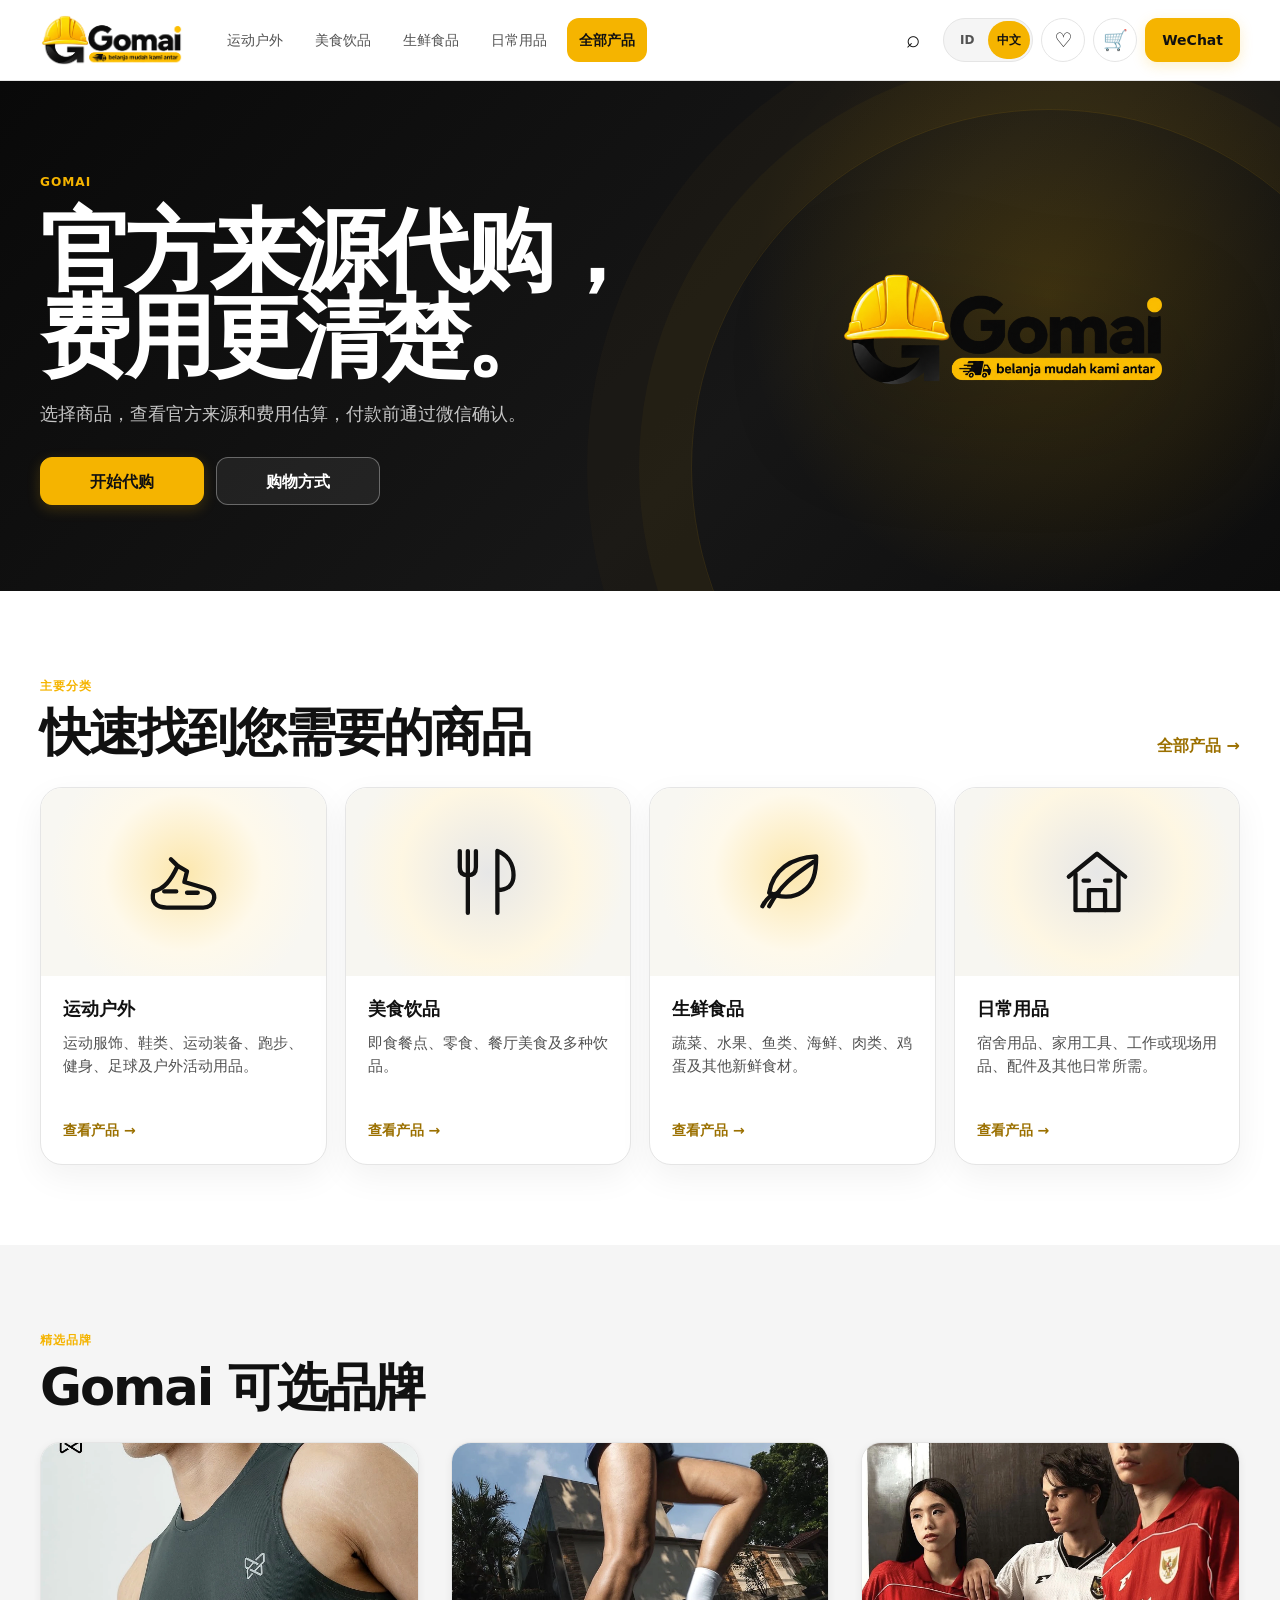
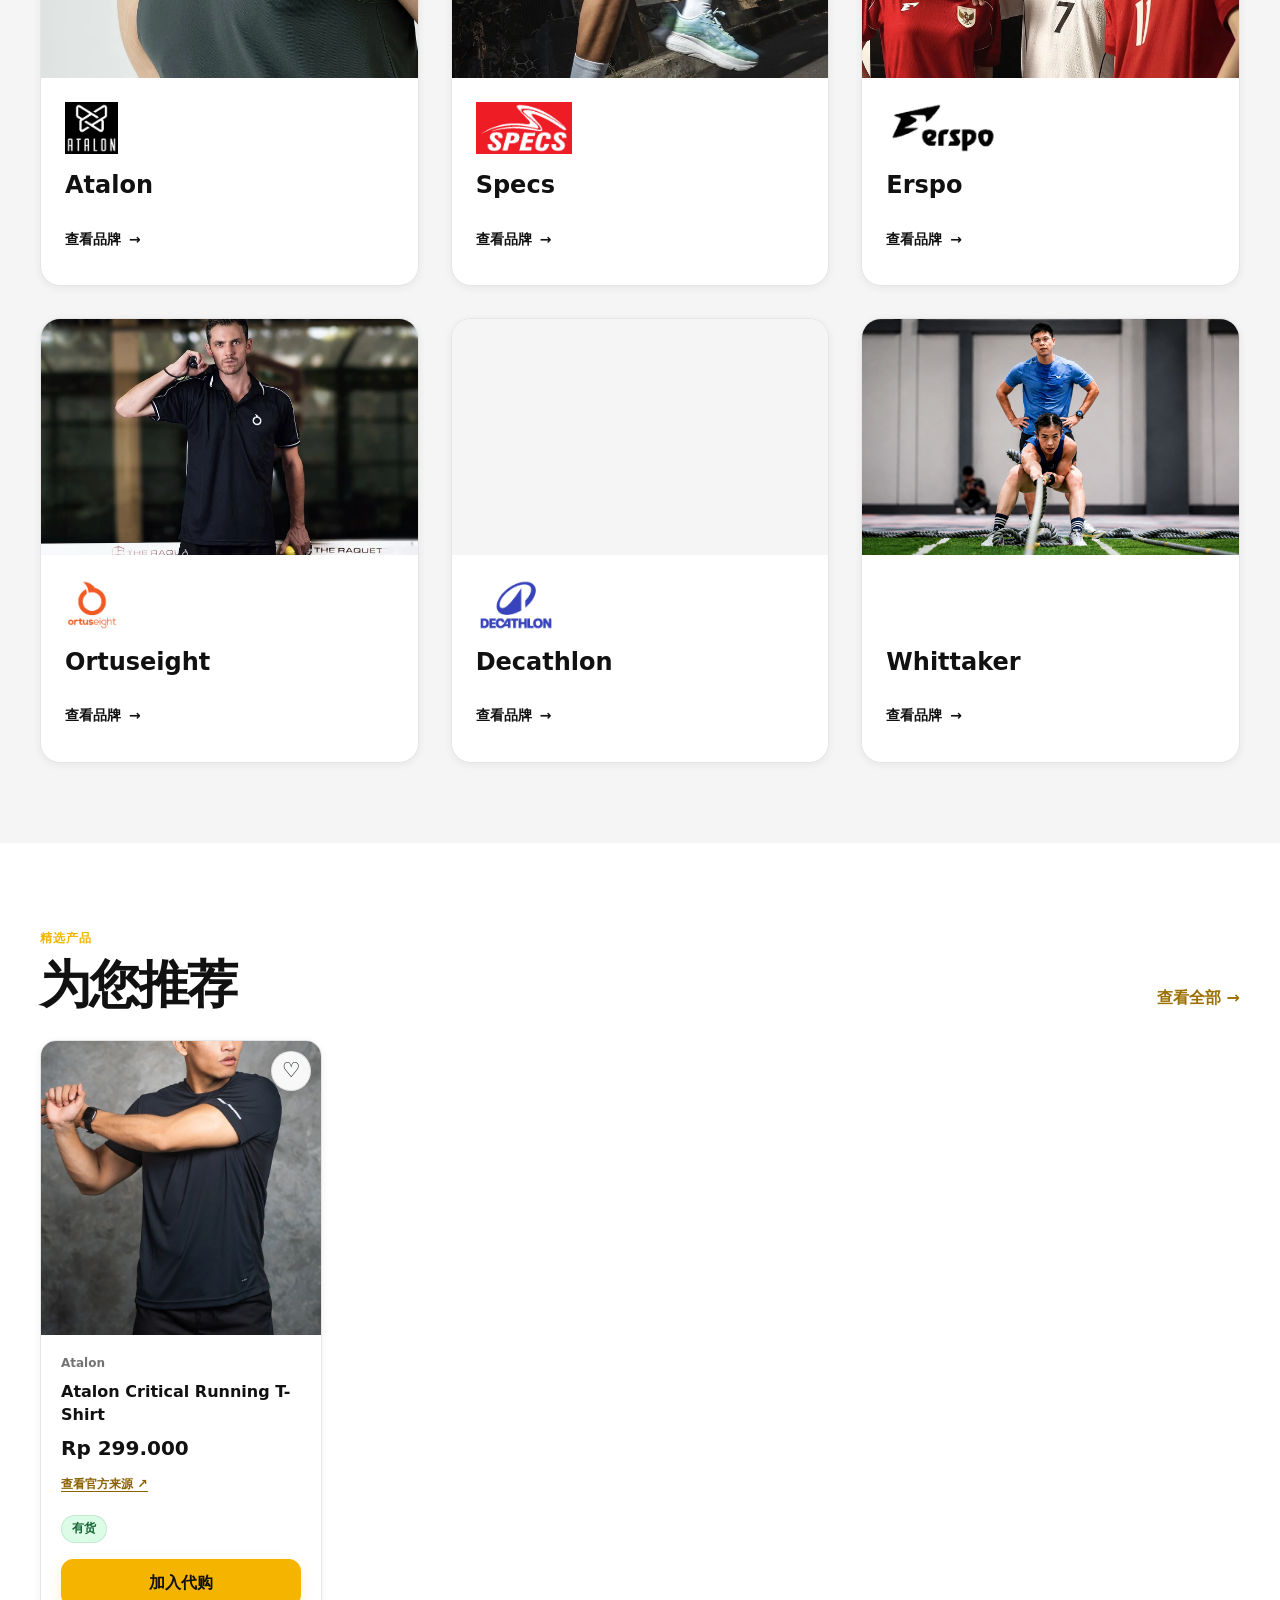
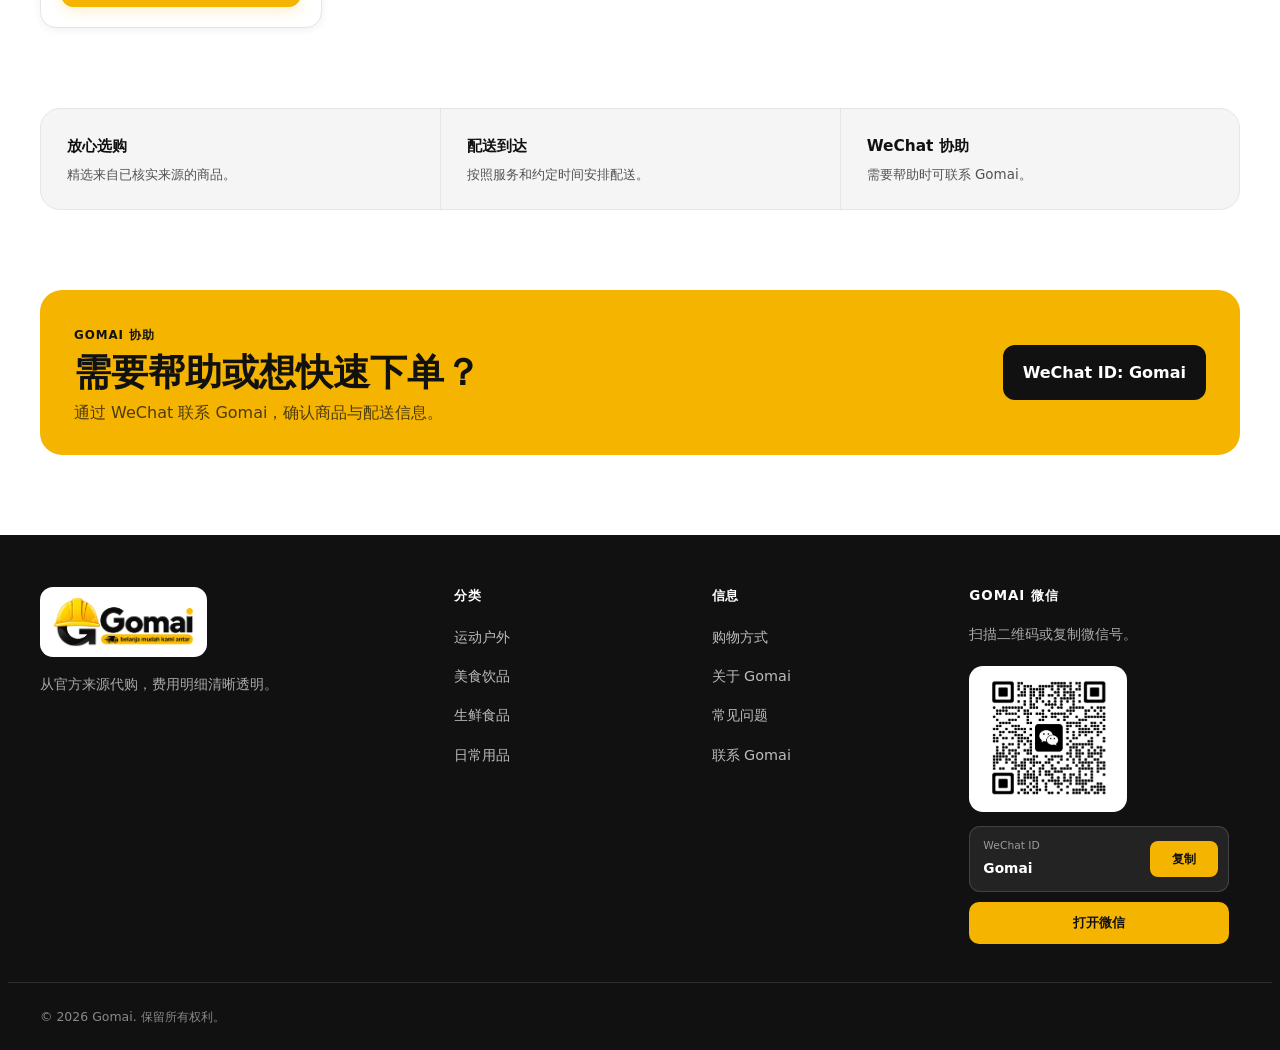
<file: index.html>
<!DOCTYPE html>
<html lang="id">

<head>
    <meta charset="UTF-8">

    <meta
        name="viewport"
        content="width=device-width, initial-scale=1.0"
    >

    <title>Gomai — Jasa Titip dari Sumber Resmi</title>

    <meta
        id="page-description"
        name="description"
        content="Titip beli melalui Gomai dengan sumber resmi dan estimasi biaya yang transparan."
    >

    <link rel="stylesheet" href="css/styles.css">
    <link rel="stylesheet" href="css/home.css">
</head>

<body data-page="home">

    <header id="site-header"></header>

    <main>

        <!-- GENERAL GOMAI HERO -->
        <section class="home-main-hero">

            <div class="container home-main-hero-inner">

                <div class="home-main-hero-copy">

                    <span
                        class="home-main-hero-eyebrow"
                        data-lang="homepage.hero.eyebrow"
                    >
                        Gomai
                    </span>

                    <h1 data-lang="homepage.hero.title">
                        Titip beli lebih jelas, dari sumber resmi.
                    </h1>

                    <p data-lang="homepage.hero.description">
                        Pilih produk, cek sumber resmi dan estimasi biaya,
                        lalu konsultasikan melalui WeChat sebelum pembayaran.
                    </p>

                    <div class="home-main-hero-actions">

                        <a
                            href="#categories"
                            class="btn btn-primary"
                            data-lang="homepage.hero.shopNow"
                        >
                            Mulai Titip Beli
                        </a>

                        <a
                            href="pages/how-to-buy.html"
                            class="btn btn-hero-outline"
                            data-route="howToBuy"
                            data-lang="homepage.hero.howToBuy"
                        >
                            Cara Membeli
                        </a>

                    </div>

                </div>

                <div
                    class="home-main-hero-brandmark"
                    aria-hidden="true"
                >
                    <img
                        src="assets/gomai/logo-master.png"
                        alt=""
                        decoding="async"
                    >
                </div>

            </div>

        </section>


        <!-- 4 MAIN CATEGORIES -->
        <section
            class="section home-category-section"
            id="categories"
        >

            <div class="container">

                <div class="home-section-heading">

                    <div>

                        <span
                            class="home-section-overline"
                            data-lang="homepage.categories.overline"
                        >
                            Kategori Utama
                        </span>

                        <h2 data-lang="homepage.categories.title">
                            Temukan yang Anda Butuhkan
                        </h2>

                    </div>

                    <a
                        href="pages/products.html"
                        data-route="products"
                        data-lang="homepage.categories.allProducts"
                    >
                        Semua Produk →
                    </a>

                </div>

                <div
                    id="home-category-grid"
                    class="home-category-grid"
                    aria-live="polite"
                    aria-busy="true"
                >
                    <div class="empty-state">
                        <p data-lang="homepage.categories.loading">
                            Memuat kategori...
                        </p>
                    </div>
                </div>

            </div>

        </section>


        <!-- SELECTED BRANDS -->
        <section
            class="section home-brand-section"
            id="brands"
        >

            <div class="container">

                <div class="home-section-heading">

                    <div>

                        <span
                            class="home-section-overline"
                            data-lang="homepage.brands.overline"
                        >
                            Brand Pilihan
                        </span>

                        <h2 data-lang="homepage.brands.title">
                            Brand yang Tersedia di Gomai
                        </h2>

                    </div>

                </div>

                <div
                    id="brand-grid"
                    class="brand-grid home-brand-grid"
                    aria-live="polite"
                    aria-busy="true"
                >
                    <div class="empty-state">
                        <p data-lang="brands.loading">
                            Memuat brand...
                        </p>
                    </div>
                </div>

            </div>

        </section>


        <!-- FEATURED PRODUCTS -->
        <section
            class="section home-featured-products"
            id="featured-products"
        >

            <div class="container">

                <div class="home-section-heading">

                    <div>

                        <span
                            class="home-section-overline"
                            data-lang="homepage.products.overline"
                        >
                            Produk Pilihan
                        </span>

                        <h2 data-lang="homepage.products.title">
                            Pilihan untuk Anda
                        </h2>

                    </div>

                    <a
                        href="pages/products.html"
                        data-route="products"
                        data-lang="homepage.products.viewAll"
                    >
                        Lihat Semua →
                    </a>

                </div>

                <div
                    id="home-product-grid"
                    class="product-grid products-grid home-product-grid"
                    aria-live="polite"
                    aria-busy="true"
                >
                    <div class="empty-state">
                        <p data-lang="homepage.products.loading">
                            Memuat produk...
                        </p>
                    </div>
                </div>

            </div>

        </section>


        <!-- COMPACT TRUST STRIP -->
        <section class="section home-trust-section">

            <div class="container">

                <div class="home-trust-strip">

                    <article>
                        <strong data-lang="homepage.trust.trusted.title">
                            Produk Terpercaya
                        </strong>
                        <span data-lang="homepage.trust.trusted.description">
                            Produk pilihan dari sumber yang diperiksa.
                        </span>
                    </article>

                    <article>
                        <strong data-lang="homepage.trust.delivery.title">
                            Kami Antar
                        </strong>
                        <span data-lang="homepage.trust.delivery.description">
                            Pengantaran sesuai layanan dan jadwal.
                        </span>
                    </article>

                    <article>
                        <strong data-lang="homepage.trust.wechat.title">
                            Bantuan WeChat
                        </strong>
                        <span data-lang="homepage.trust.wechat.description">
                            Hubungi Gomai saat membutuhkan bantuan.
                        </span>
                    </article>

                </div>

            </div>

        </section>


        <!-- WECHAT CTA -->
        <section
            class="section home-wechat-section"
            id="wechat"
        >

            <div class="container">

                <div class="home-wechat-cta">

                    <div>
                        <span data-lang="homepage.wechat.eyebrow">
                            Bantuan Gomai
                        </span>

                        <h2 data-lang="homepage.wechat.title">
                            Butuh bantuan atau ingin pesan cepat?
                        </h2>

                        <p data-lang="homepage.wechat.description">
                            Hubungi Gomai melalui WeChat untuk
                            konfirmasi produk dan pengantaran.
                        </p>
                    </div>

                    <strong>
                        WeChat ID:
                        <span data-wechat-id>Gomai</span>
                    </strong>

                </div>

            </div>

        </section>

    </main>

    <footer id="site-footer"></footer>

    <script src="js/config.js"></script>

    <script src="js/core/utils.js"></script>
    <script src="js/language.js"></script>

    <script src="js/core/component-core.js"></script>
    <script src="js/core/model-registry.js"></script>
    <script src="js/core/component-registry.js"></script>
    <script src="js/core/controller-registry.js"></script>

    <script src="js/models/brands.js"></script>
    <script src="js/models/categories.js"></script>
    <script src="js/models/products.js"></script>

    <script src="js/components/loading.js"></script>
    <script src="js/components/empty-state.js"></script>
    <script src="js/components/product-card.js"></script>
    <script src="js/components/brand-card.js"></script>
    <script src="js/components/search-panel.js"></script>
    <script src="js/components/header.js"></script>
    <script src="js/components/footer.js"></script>

    <script src="js/shopping-state.js"></script>
    <script src="js/home.js"></script>

    <script src="js/core/gomai.js"></script>
    <script src="js/app.js"></script>

</body>

</html>
</file>
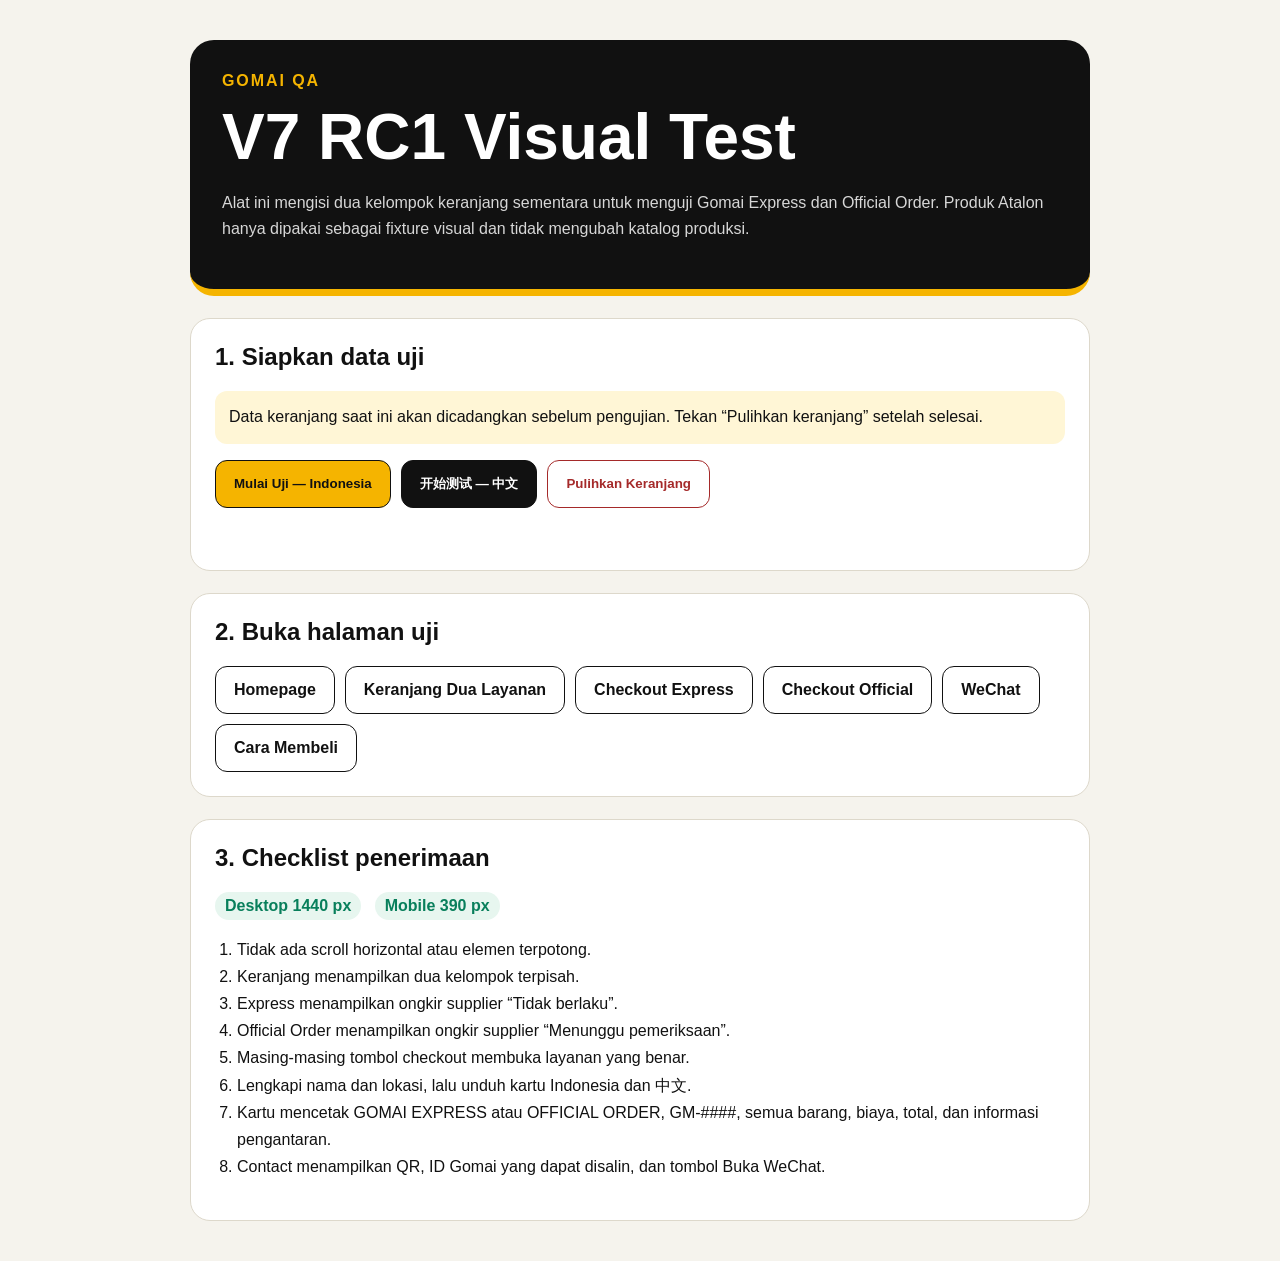
<file: __qa__/v7-visual-test.html>
<!DOCTYPE html>
<html lang="id">
<head>
  <meta charset="UTF-8">
  <meta name="viewport" content="width=device-width, initial-scale=1.0">
  <title>Gomai V7 RC1 — Visual Test</title>
  <style>
    :root{font-family:Arial,sans-serif;color:#111;background:#f5f3ed}*{box-sizing:border-box}body{margin:0}.shell{width:min(900px,calc(100% - 32px));margin:40px auto}.hero{padding:32px;border-radius:24px;background:#111;color:#fff;border-bottom:7px solid #f5b400}.eyebrow{color:#f5b400;font-weight:800;letter-spacing:.12em}.hero h1{margin:10px 0;font-size:clamp(2rem,7vw,4rem)}.hero p{color:#d7d7d7;line-height:1.6}.panel{margin-top:22px;padding:24px;border:1px solid #ddd8cb;border-radius:20px;background:#fff}.panel h2{margin-top:0}.actions,.links{display:flex;flex-wrap:wrap;gap:10px}.btn{display:inline-flex;align-items:center;justify-content:center;min-height:48px;padding:0 18px;border:1px solid #111;border-radius:12px;background:#fff;color:#111;font-weight:800;text-decoration:none;cursor:pointer}.btn.primary{background:#f5b400}.btn.dark{background:#111;color:#fff}.btn.danger{border-color:#a52a2a;color:#a52a2a}.status{min-height:24px;margin:14px 0 0;font-weight:700}.checklist{padding-left:22px;line-height:1.7}.warning{padding:14px;border-radius:12px;background:#fff6d6;line-height:1.55}.tag{display:inline-block;padding:5px 10px;border-radius:999px;background:#e7f6ef;color:#087f5b;font-weight:800}@media(max-width:560px){.shell{margin:20px auto}.hero,.panel{padding:20px}.btn{width:100%}}
  </style>
</head>
<body>
  <main class="shell">
    <section class="hero">
      <div class="eyebrow">GOMAI QA</div>
      <h1>V7 RC1 Visual Test</h1>
      <p>Alat ini mengisi dua kelompok keranjang sementara untuk menguji Gomai Express dan Official Order. Produk Atalon hanya dipakai sebagai fixture visual dan tidak mengubah katalog produksi.</p>
    </section>

    <section class="panel">
      <h2>1. Siapkan data uji</h2>
      <p class="warning">Data keranjang saat ini akan dicadangkan sebelum pengujian. Tekan “Pulihkan keranjang” setelah selesai.</p>
      <div class="actions">
        <button class="btn primary" id="seed-id" type="button">Mulai Uji — Indonesia</button>
        <button class="btn dark" id="seed-zh" type="button">开始测试 — 中文</button>
        <button class="btn danger" id="restore" type="button">Pulihkan Keranjang</button>
      </div>
      <p class="status" id="status" role="status" aria-live="polite"></p>
    </section>

    <section class="panel">
      <h2>2. Buka halaman uji</h2>
      <div class="links">
        <a class="btn" href="../index.html">Homepage</a>
        <a class="btn" href="../pages/cart.html">Keranjang Dua Layanan</a>
        <a class="btn" href="../pages/checkout.html?service=express">Checkout Express</a>
        <a class="btn" href="../pages/checkout.html?service=official-order">Checkout Official</a>
        <a class="btn" href="../pages/contact.html">WeChat</a>
        <a class="btn" href="../pages/how-to-buy.html">Cara Membeli</a>
      </div>
    </section>

    <section class="panel">
      <h2>3. Checklist penerimaan</h2>
      <p><span class="tag">Desktop 1440 px</span> &nbsp; <span class="tag">Mobile 390 px</span></p>
      <ol class="checklist">
        <li>Tidak ada scroll horizontal atau elemen terpotong.</li>
        <li>Keranjang menampilkan dua kelompok terpisah.</li>
        <li>Express menampilkan ongkir supplier “Tidak berlaku”.</li>
        <li>Official Order menampilkan ongkir supplier “Menunggu pemeriksaan”.</li>
        <li>Masing-masing tombol checkout membuka layanan yang benar.</li>
        <li>Lengkapi nama dan lokasi, lalu unduh kartu Indonesia dan 中文.</li>
        <li>Kartu mencetak GOMAI EXPRESS atau OFFICIAL ORDER, GM-####, semua barang, biaya, total, dan informasi pengantaran.</li>
        <li>Contact menampilkan QR, ID Gomai yang dapat disalin, dan tombol Buka WeChat.</li>
      </ol>
    </section>
  </main>
  <script>
    "use strict";
    (()=>{
      const CART_KEY="gomai-cart-v2",BACKUP_KEY="gomai-v7-qa-cart-backup";
      const status=document.getElementById("status");
      const fixture={version:2,services:{
        express:[{serviceType:"express",productId:"atalon-critical-running-tshirt",colorId:"black",sizeId:"",quantity:1}],
        "official-order":[{serviceType:"official-order",productId:"atalon-critical-running-tshirt",colorId:"black",sizeId:"",quantity:1}]
      }};
      function seed(language){
        if(localStorage.getItem(BACKUP_KEY)===null){
          const current=localStorage.getItem(CART_KEY);
          localStorage.setItem(BACKUP_KEY,current===null?"__EMPTY__":current);
        }
        localStorage.setItem(CART_KEY,JSON.stringify(fixture));
        localStorage.setItem("gomai-language",language);
        status.textContent=language==="zh"?"测试数据已准备好。请打开购物车。":"Data uji siap. Silakan buka Keranjang Dua Layanan.";
      }
      function restore(){
        const backup=localStorage.getItem(BACKUP_KEY);
        if(backup===null){status.textContent="Tidak ada cadangan keranjang.";return;}
        if(backup==="__EMPTY__")localStorage.removeItem(CART_KEY);else localStorage.setItem(CART_KEY,backup);
        localStorage.removeItem(BACKUP_KEY);
        status.textContent="Keranjang sebelumnya berhasil dipulihkan.";
      }
      document.getElementById("seed-id").addEventListener("click",()=>seed("id"));
      document.getElementById("seed-zh").addEventListener("click",()=>seed("zh"));
      document.getElementById("restore").addEventListener("click",restore);
    })();
  </script>
</body>
</html>
</file>
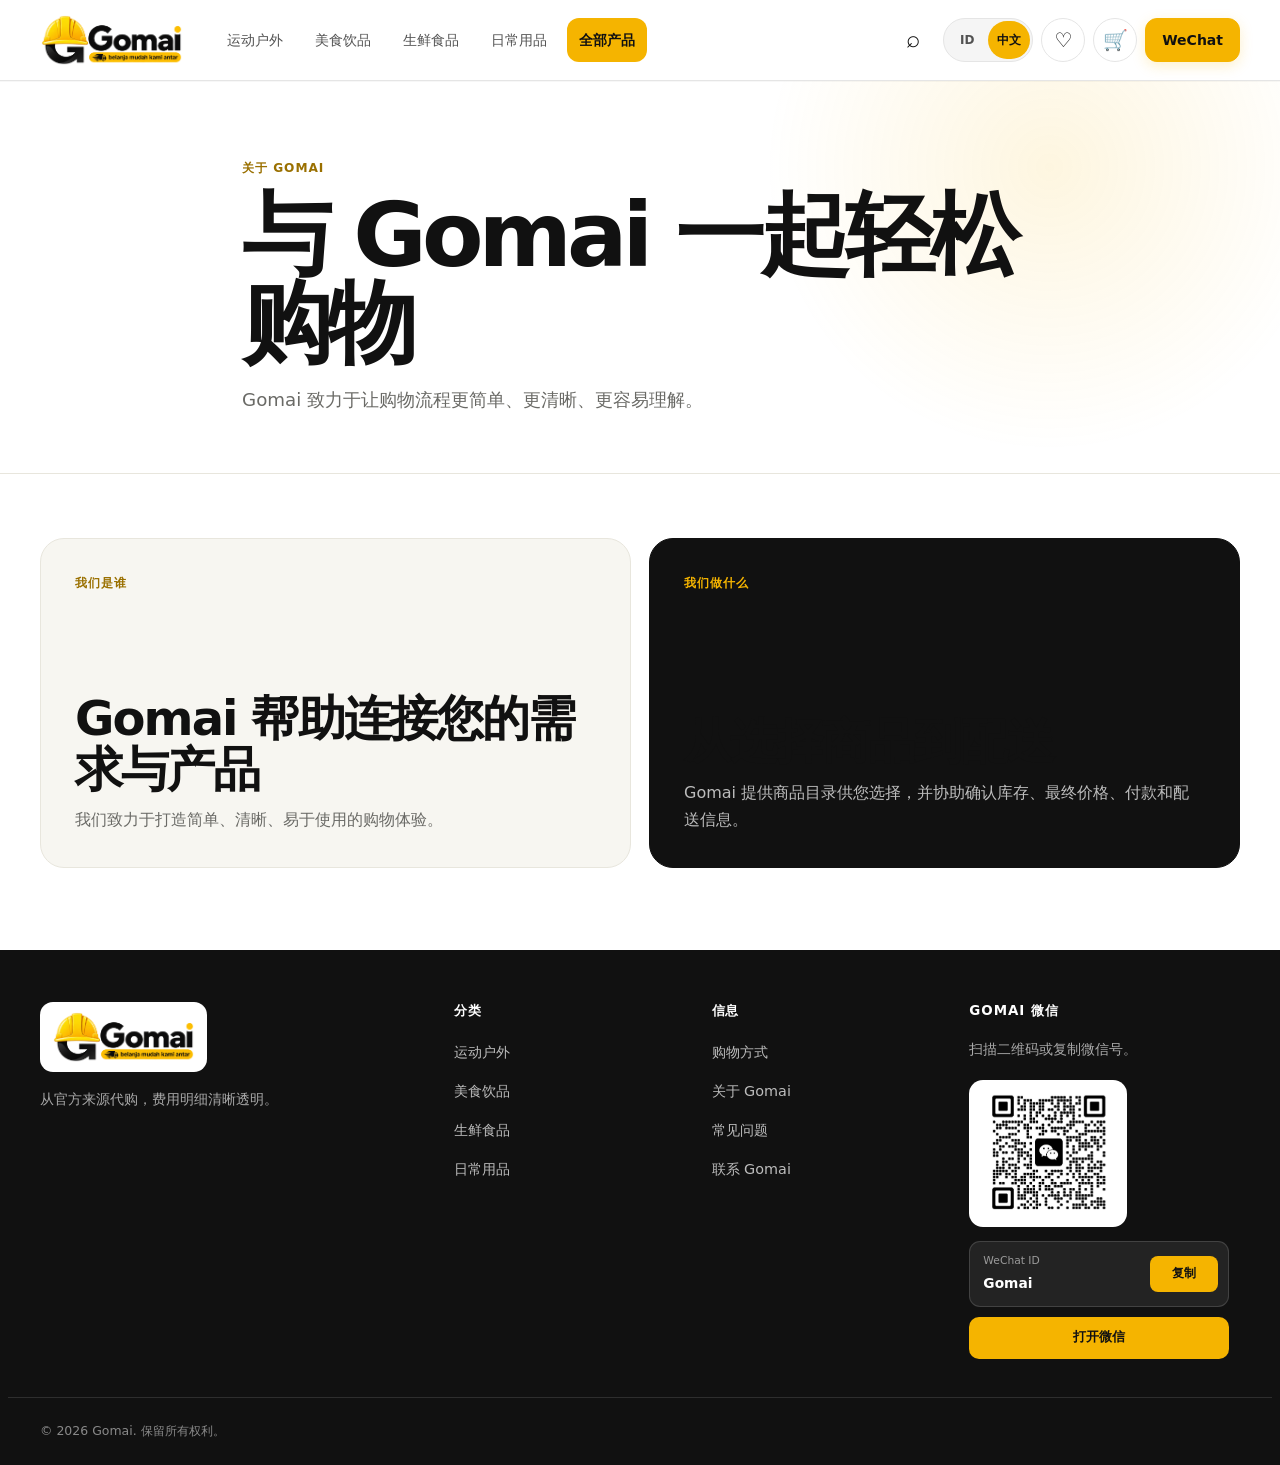
<file: pages/about.html>
<!DOCTYPE html>
<html lang="id">
<head>
    <meta charset="UTF-8">
    <meta
        name="viewport"
        content="width=device-width, initial-scale=1.0"
    >
    <title>Tentang Gomai | Gomai</title>
    <meta
        name="description"
        content="Kenali Gomai."
    >
    <link rel="stylesheet" href="../css/styles.css">
    <link rel="stylesheet" href="../css/information.css">
</head>
<body
    data-page="information"
    data-information-page="about"
>
    <header id="site-header"></header>

    <main
        class="information-simple-page information-simple-about"
        data-information-page-root
    >

        <section class="information-simple-hero">
            <div class="container information-simple-hero-inner">
                <span
                    class="information-simple-kicker"
                    data-lang="aboutPage.hero.badge"
                >
                    Tentang Gomai
                </span>

                <h1 data-lang="aboutPage.hero.title">
                    Belanja Lebih Mudah bersama Gomai
                </h1>

                <p data-lang="aboutPage.hero.description">
                    Gomai membantu membuat proses belanja menjadi lebih
                    sederhana dan mudah dipahami.
                </p>
            </div>
        </section>

        <section class="information-simple-section">
            <div class="container information-simple-about-grid">

                <article class="information-simple-about-card">
                    <span
                        class="information-simple-kicker"
                        data-lang="aboutPage.identity.badge"
                    >
                        Siapa Kami
                    </span>

                    <h2 data-lang="aboutPage.identity.title">
                        Gomai Membantu Menghubungkan Kebutuhan dengan Produk
                    </h2>

                    <p data-lang="aboutPage.identity.description">
                        Kami membangun pengalaman belanja yang sederhana,
                        jelas, dan mudah digunakan.
                    </p>
                </article>

                <article class="information-simple-about-card information-simple-about-card-dark">
                    <span
                        class="information-simple-kicker"
                        data-lang="aboutPage.service.badge"
                    >
                        Apa yang Kami Lakukan
                    </span>

                    <h2 data-lang="aboutPage.service.title">
                        Dari Pilihan Produk hingga Pengantaran
                    </h2>

                    <p data-lang="aboutPage.service.description">
                        Gomai menyediakan katalog untuk memilih kebutuhan,
                        kemudian membantu konfirmasi stok, harga akhir,
                        pembayaran, dan pengantaran.
                    </p>
                </article>

            </div>
        </section>

    <footer id="site-footer"></footer>

    <script src="../js/config.js"></script>
    <script src="../js/core/utils.js"></script>
    <script src="../js/language.js"></script>
    <script src="../js/shopping-state.js"></script>

    <script src="../js/core/component-core.js"></script>
    <script src="../js/core/model-registry.js"></script>
    <script src="../js/core/component-registry.js"></script>
    <script src="../js/core/controller-registry.js"></script>

    <script src="../js/models/brands.js"></script>
    <script src="../js/models/categories.js"></script>
    <script src="../js/models/products.js"></script>

    <script src="../js/components/loading.js"></script>
    <script src="../js/components/empty-state.js"></script>
    <script src="../js/components/product-card.js"></script>
    <script src="../js/components/brand-card.js"></script>
    <script src="../js/components/search-panel.js"></script>
    <script src="../js/components/header.js"></script>
    <script src="../js/components/footer.js"></script>

    <script src="../js/information.js"></script>
    <script src="../js/core/gomai.js"></script>
    <script src="../js/app.js"></script>
</body>
</html>
</file>
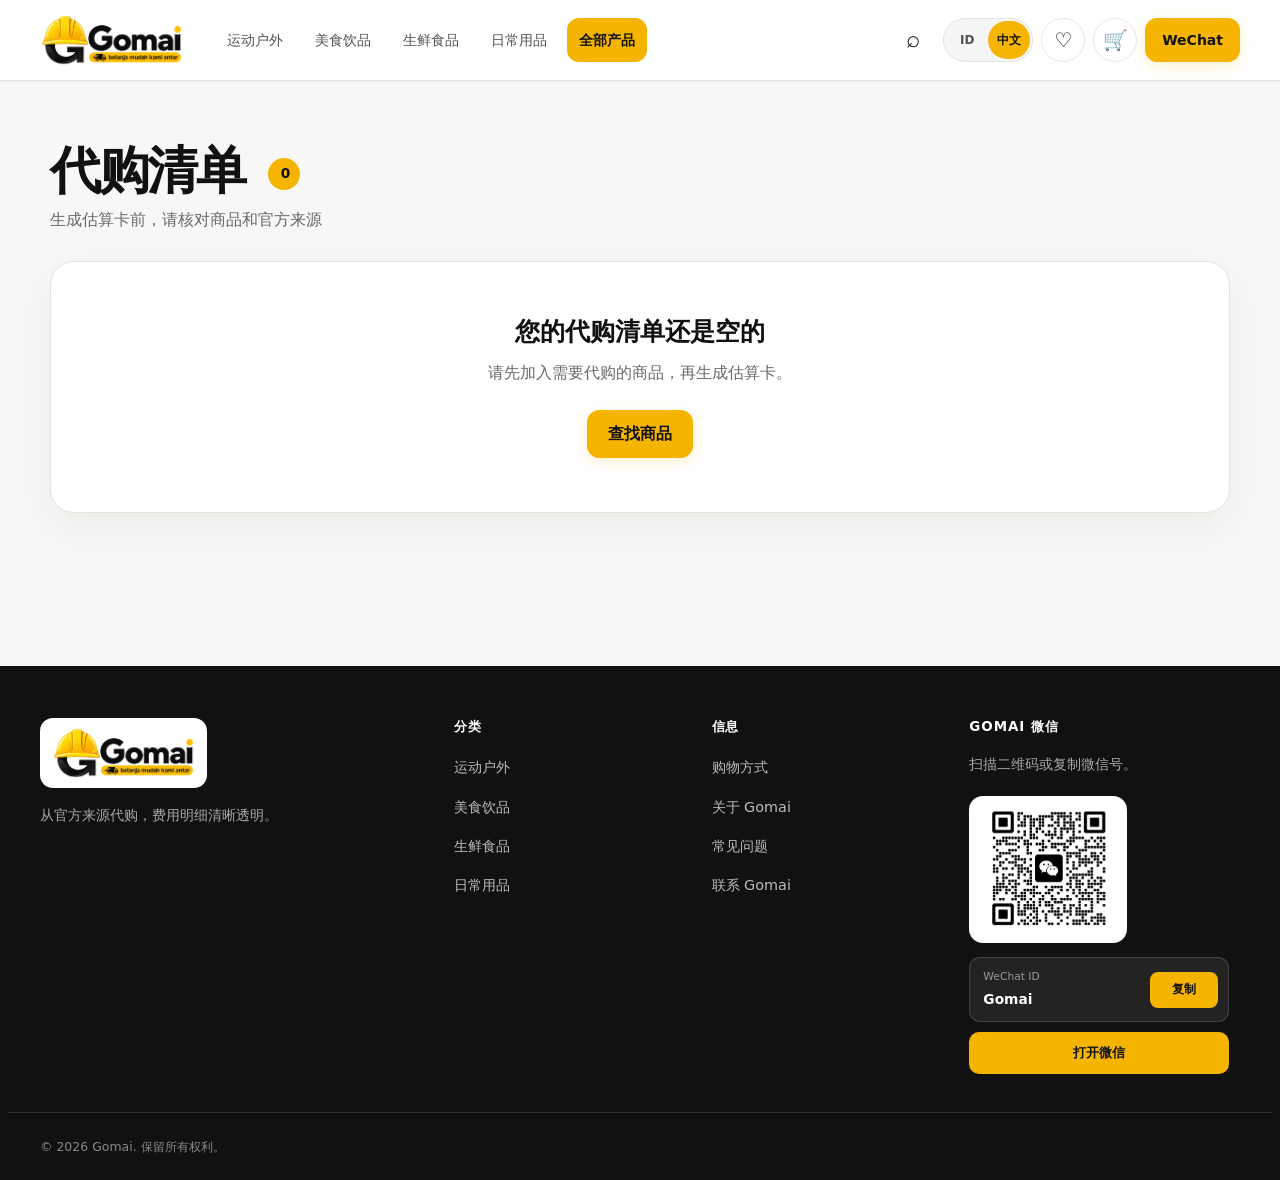
<file: pages/cart.html>
<!DOCTYPE html>
<html lang="id">
<head>
    <meta charset="UTF-8">
    <meta name="viewport" content="width=device-width, initial-scale=1.0">
    <title>Daftar Titipan | Gomai</title>
    <meta name="description" content="Daftar produk yang ingin dititipbelikan melalui Gomai">
    <link rel="stylesheet" href="../css/styles.css">
    <link rel="stylesheet" href="../css/commerce.css">
</head>
<body data-page="cart">
    <header id="site-header"></header>
    <main class="commerce-page cart-page" id="main-content">
        <div class="commerce-shell">
            <header class="commerce-heading">
                <div><h1><span data-lang="cart.title">Daftar Titipan</span> <span id="cart-count" class="commerce-count">0</span></h1><p data-lang="cart.subtitle">Periksa produk dan sumber resmi sebelum membuat kartu estimasi.</p></div>
            </header>
            <div id="cart-empty" class="commerce-empty" hidden></div>
            <div id="cart-content" hidden>
                <div class="service-separation-note" data-lang="orderServices.separateCheckout">Gomai Express dan Official Order diproses melalui checkout terpisah agar ongkir dan waktu layanan tidak tercampur.</div>
                <div id="cart-service-groups" class="cart-service-groups"></div>
                <div class="cart-footer-actions"><a class="btn btn-secondary" href="products.html" data-lang="cart.continueShopping">Cari Produk</a><button id="cart-clear" class="btn btn-ghost" type="button" data-lang="cart.removeAll">Kosongkan Semua</button></div>
            </div>
        </div>
    </main>
    <footer id="site-footer"></footer>

    <script src="../js/config.js"></script>
    <script src="../js/core/utils.js"></script>
    <script src="../js/language.js"></script>
    <script src="../js/shopping-state.js"></script>
    <script src="../js/assisted-shopping.js"></script>
    <script src="../js/core/component-core.js"></script>
    <script src="../js/core/model-registry.js"></script>
    <script src="../js/core/component-registry.js"></script>
    <script src="../js/core/controller-registry.js"></script>
    <script src="../js/models/brands.js"></script>
    <script src="../js/models/categories.js"></script>
    <script src="../js/models/products.js"></script>
    <script src="../js/components/loading.js"></script>
    <script src="../js/components/empty-state.js"></script>
    <script src="../js/components/product-card.js"></script>
    <script src="../js/components/brand-card.js"></script>
    <script src="../js/components/search-panel.js"></script>
    <script src="../js/components/header.js"></script>
    <script src="../js/components/footer.js"></script>
    <script src="../js/cart.js"></script>
    <script src="../js/core/gomai.js"></script>
    <script src="../js/app.js"></script>
</body>
</html>
</file>
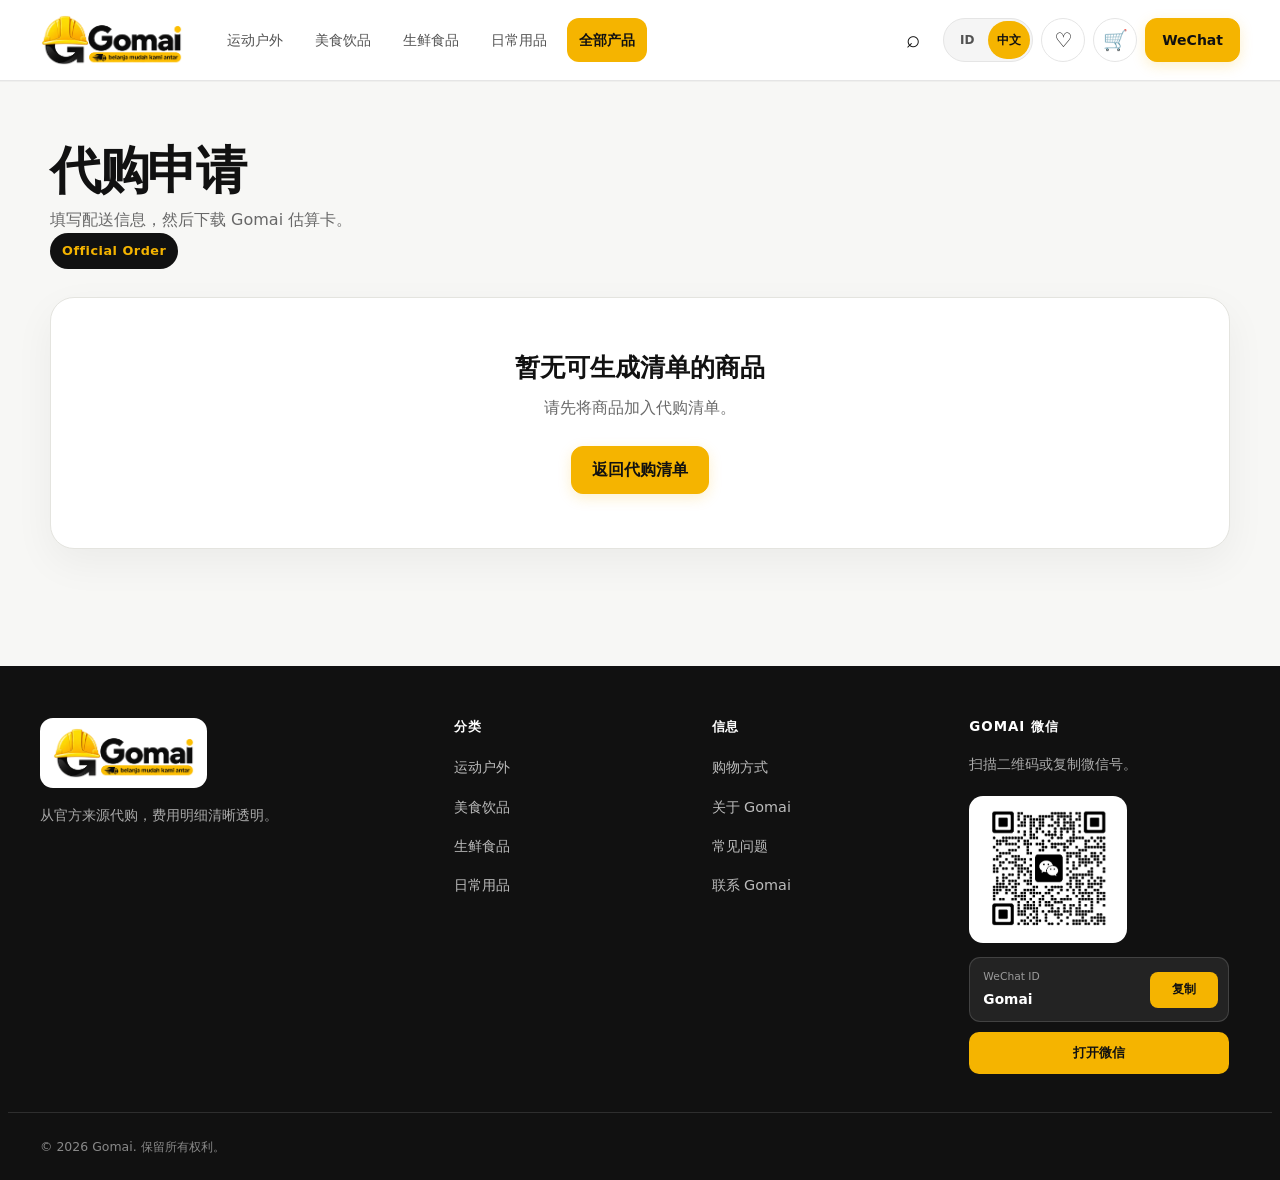
<file: pages/checkout.html>
<!DOCTYPE html>
<html lang="id">
<head>
    <meta charset="UTF-8">
    <meta name="viewport" content="width=device-width, initial-scale=1.0">
    <title>Permintaan Titip Beli | Gomai</title>
    <meta name="description" content="Buat dan unduh kartu estimasi titip beli Gomai">
    <link rel="stylesheet" href="../css/styles.css">
    <link rel="stylesheet" href="../css/commerce.css">
</head>
<body data-page="checkout">
    <header id="site-header"></header>
    <main class="commerce-page checkout-page" id="main-content">
        <div class="commerce-shell">
            <header class="commerce-heading"><div><h1 data-lang="checkout.title">Permintaan Titip Beli</h1><p data-lang="checkout.subtitle">Lengkapi informasi pengantaran lalu unduh kartu estimasi Gomai.</p><div id="checkout-service-label" class="service-badge"></div></div></header>
            <div id="checkout-empty" class="commerce-empty" hidden></div>
            <div id="checkout-content" class="checkout-layout" hidden>
                <section>
                    <div class="checkout-panel"><h2 data-lang="checkout.informationTitle">Informasi Pengantaran</h2>
                        <form id="checkout-form" class="checkout-form" novalidate>
                            <div class="checkout-field"><label for="checkout-name" data-lang="checkout.name">Nama</label><input id="checkout-name" name="name" autocomplete="name" data-lang-placeholder="checkout.namePlaceholder"></div>
                            <div class="checkout-field"><label for="checkout-wechat" data-lang="checkout.wechatId">WeChat ID</label><input id="checkout-wechat" name="wechat" autocomplete="off" data-lang-placeholder="checkout.wechatPlaceholder"></div>
                            <div class="checkout-field is-full"><label for="checkout-location" data-lang="checkout.location">Lokasi Pengantaran</label><input id="checkout-location" name="location" autocomplete="street-address" data-lang-placeholder="checkout.locationPlaceholder"></div>
                            <div class="checkout-field is-full"><label for="checkout-schedule" data-lang="checkout.schedule">Waktu Pengantaran</label><input id="checkout-schedule" name="schedule" autocomplete="off" data-lang-placeholder="checkout.schedulePlaceholder"></div>
                            <div class="checkout-field is-full"><label for="checkout-notes" data-lang="checkout.notes">Catatan</label><textarea id="checkout-notes" name="notes" data-lang-placeholder="checkout.notesPlaceholder"></textarea></div>
                        </form>
                    </div>
                    <div class="checkout-card-preview" id="checkout-preview"></div>
                </section>
                <aside class="checkout-panel"><h2 data-lang="checkout.orderSummary">Ringkasan Pesanan</h2><div id="checkout-order-list" class="checkout-order-list"></div><div id="checkout-total" class="checkout-preview-total"></div><div class="checkout-download"><h3 data-lang="checkout.downloadTitle">Pilih Bahasa Kartu Pesanan</h3><p data-lang="checkout.downloadDescription">Kartu akan diunduh sebagai PNG dan dapat langsung dikirim melalui WeChat.</p><div class="download-grid"><button id="download-order-id" class="btn btn-primary" type="button">🇮🇩 <span data-lang="checkout.downloadId">Unduh Bahasa Indonesia</span></button><button id="download-order-zh" class="btn btn-secondary" type="button">中文 <span data-lang="checkout.downloadZh">下载中文版</span></button><a id="checkout-wechat-link" class="btn btn-ghost" href="contact.html" data-lang="checkout.contactWechat">Hubungi WeChat Gomai</a></div><p id="checkout-message" class="checkout-message" role="status" aria-live="polite"></p></div></aside>
            </div>
        </div>
    </main>
    <footer id="site-footer"></footer>

    <script src="../js/config.js"></script>
    <script src="../js/core/utils.js"></script>
    <script src="../js/language.js"></script>
    <script src="../js/shopping-state.js"></script>
    <script src="../js/assisted-shopping.js"></script>
    <script src="../js/core/component-core.js"></script>
    <script src="../js/core/model-registry.js"></script>
    <script src="../js/core/component-registry.js"></script>
    <script src="../js/core/controller-registry.js"></script>
    <script src="../js/models/brands.js"></script>
    <script src="../js/models/categories.js"></script>
    <script src="../js/models/products.js"></script>
    <script src="../js/components/loading.js"></script>
    <script src="../js/components/empty-state.js"></script>
    <script src="../js/components/product-card.js"></script>
    <script src="../js/components/brand-card.js"></script>
    <script src="../js/components/search-panel.js"></script>
    <script src="../js/components/header.js"></script>
    <script src="../js/components/footer.js"></script>
    <script src="../js/checkout.js"></script>
    <script src="../js/core/gomai.js"></script>
    <script src="../js/app.js"></script>
</body>
</html>
</file>
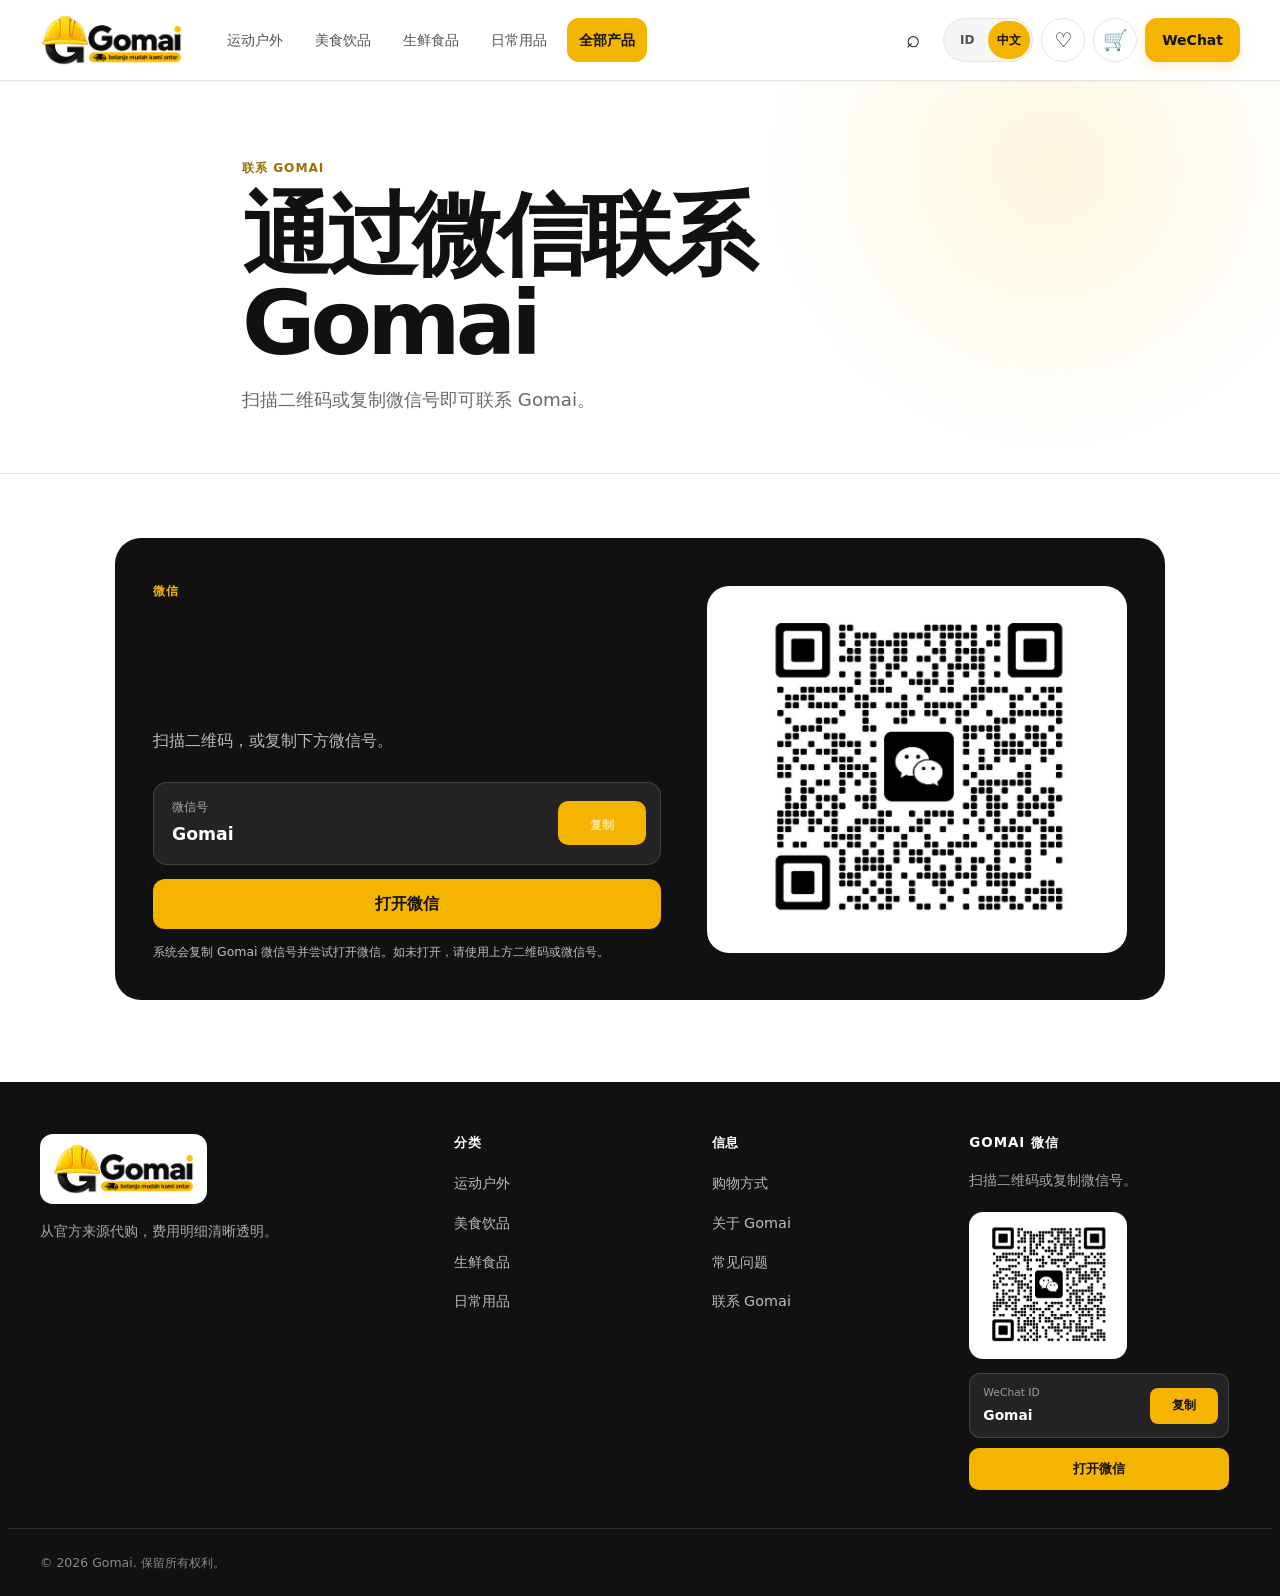
<file: pages/contact.html>
<!DOCTYPE html>
<html lang="id">
<head>
    <meta charset="UTF-8">
    <meta
        name="viewport"
        content="width=device-width, initial-scale=1.0"
    >
    <title>Hubungi Gomai | Gomai</title>
    <meta
        name="description"
        content="Hubungi Gomai melalui WeChat."
    >
    <link rel="stylesheet" href="../css/styles.css">
    <link rel="stylesheet" href="../css/information.css">
</head>
<body
    data-page="information"
    data-information-page="contact"
>
    <header id="site-header"></header>

    <main
        class="information-simple-page information-simple-contact"
        data-information-page-root
    >

        <section class="information-simple-hero">
            <div class="container information-simple-hero-inner">
                <span
                    class="information-simple-kicker"
                    data-lang="contactPage.hero.badge"
                >
                    Hubungi Gomai
                </span>

                <h1 data-lang="contactPage.hero.title">
                    Hubungi Gomai melalui WeChat
                </h1>

                <p data-lang="contactPage.hero.description">
                    Scan QR atau salin WeChat ID untuk menghubungi Gomai.
                </p>
            </div>
        </section>

        <section class="information-simple-section">
            <div class="container">
                <article class="information-simple-contact-card">

                    <div class="information-simple-contact-copy">
                        <span
                            class="information-simple-kicker"
                            data-lang="contactPage.wechat.badge"
                        >
                            WeChat
                        </span>

                        <h2 data-lang="contactPage.wechat.title">
                            Scan QR WeChat Gomai
                        </h2>

                        <p data-lang="contactPage.wechat.description">
                            Gunakan QR atau salin WeChat ID di bawah ini.
                        </p>

                        <div class="information-simple-wechat-id">
                            <div>
                                <span data-lang="contactPage.wechat.idLabel">
                                    WeChat ID
                                </span>
                                <strong data-wechat-id>
                                    Gomai
                                </strong>
                            </div>

                            <button
                                type="button"
                                class="information-simple-copy-button"
                                data-copy-wechat
                            >
                                <span
                                    data-copy-label
                                    data-lang="contactPage.wechat.copy"
                                >
                                    Salin
                                </span>
                            </button>
                        </div>

                        <button
                            type="button"
                            class="information-simple-open-wechat"
                            data-open-wechat
                            data-lang="contactPage.wechat.open"
                        >
                            Buka WeChat
                        </button>

                        <p
                            class="information-simple-open-note"
                            data-lang="contactPage.wechat.openNote"
                        >
                            ID Gomai akan disalin lalu aplikasi WeChat akan dicoba dibuka.
                        </p>
                    </div>

                    <div class="information-simple-qr-shell">
                        <img
                            src="../assets/gomai/wechat-qr.png"
                            alt="WeChat QR Gomai"
                            data-lang-alt="contactPage.wechat.qrAlt"
                        >
                    </div>

                </article>
            </div>
        </section>

    <footer id="site-footer"></footer>

    <script src="../js/config.js"></script>
    <script src="../js/core/utils.js"></script>
    <script src="../js/language.js"></script>
    <script src="../js/shopping-state.js"></script>

    <script src="../js/core/component-core.js"></script>
    <script src="../js/core/model-registry.js"></script>
    <script src="../js/core/component-registry.js"></script>
    <script src="../js/core/controller-registry.js"></script>

    <script src="../js/models/brands.js"></script>
    <script src="../js/models/categories.js"></script>
    <script src="../js/models/products.js"></script>

    <script src="../js/components/loading.js"></script>
    <script src="../js/components/empty-state.js"></script>
    <script src="../js/components/product-card.js"></script>
    <script src="../js/components/brand-card.js"></script>
    <script src="../js/components/search-panel.js"></script>
    <script src="../js/components/header.js"></script>
    <script src="../js/components/footer.js"></script>

    <script src="../js/information.js"></script>
    <script src="../js/core/gomai.js"></script>
    <script src="../js/app.js"></script>
</body>
</html>
</file>
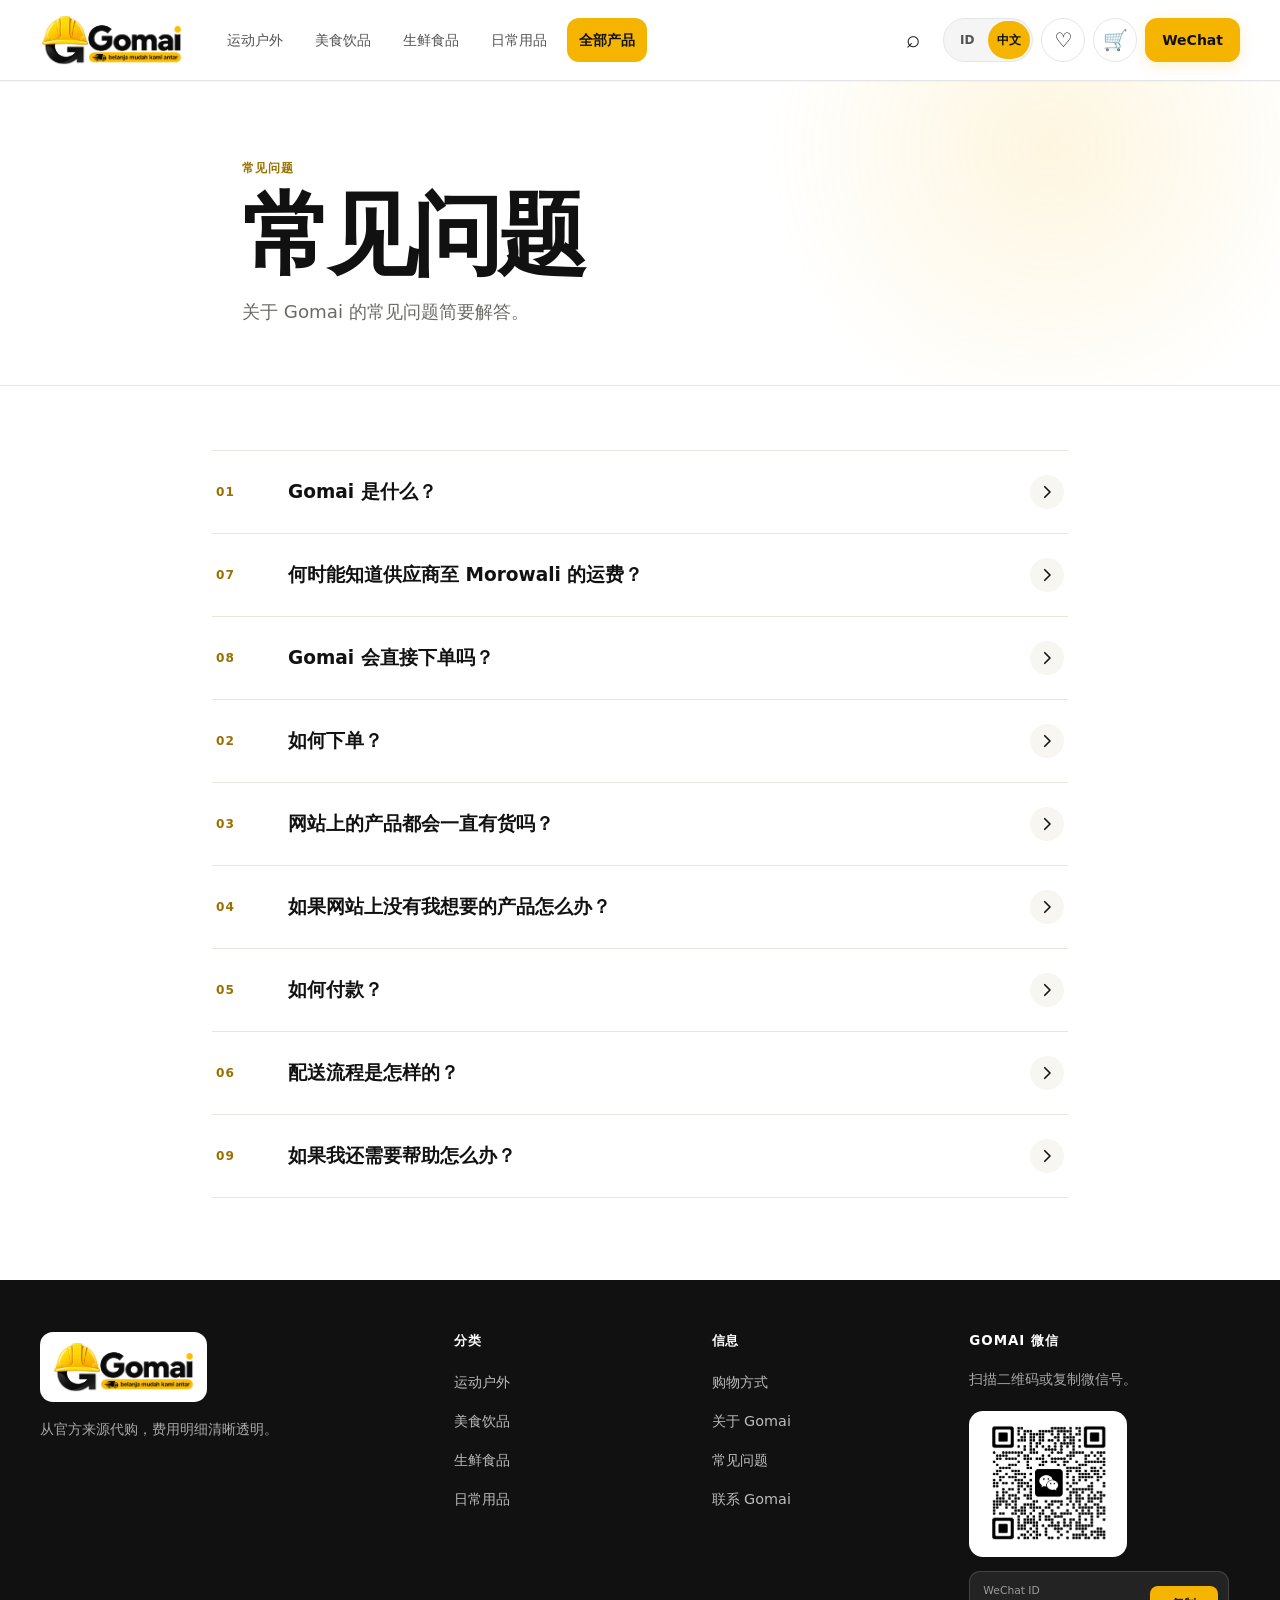
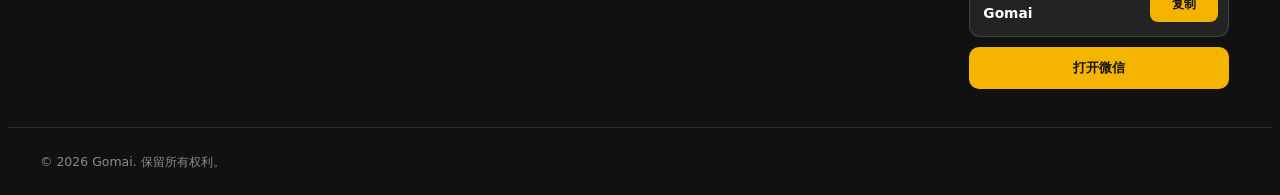
<file: pages/faq.html>
<!DOCTYPE html>
<html lang="id">
<head>
    <meta charset="UTF-8">
    <meta
        name="viewport"
        content="width=device-width, initial-scale=1.0"
    >
    <title>FAQ | Gomai</title>
    <meta
        name="description"
        content="Pertanyaan umum mengenai Gomai."
    >
    <link rel="stylesheet" href="../css/styles.css">
    <link rel="stylesheet" href="../css/information.css">
</head>
<body
    data-page="information"
    data-information-page="faq"
>
    <header id="site-header"></header>

    <main
        class="information-simple-page information-simple-faq"
        data-information-page-root
    >

        <section class="information-simple-hero">
            <div class="container information-simple-hero-inner">
                <span
                    class="information-simple-kicker"
                    data-lang="faqPage.hero.badge"
                >
                    FAQ
                </span>

                <h1 data-lang="faqPage.hero.title">
                    Pertanyaan yang Sering Diajukan
                </h1>

                <p data-lang="faqPage.hero.description">
                    Jawaban singkat untuk pertanyaan umum mengenai Gomai.
                </p>
            </div>
        </section>

        <section class="information-simple-section">
            <div class="container information-simple-faq-container">
                <div
                    id="faq-list"
                    class="information-simple-faq-list faq-list"
                    data-faq-list
                >

                    <article
                        class="information-simple-faq-item faq-item"
                        data-faq-item
                    >
                        <button
                            class="information-simple-faq-question faq-question"
                            type="button"
                            id="faq-question-whatIsGomai"
                            aria-expanded="false"
                            aria-controls="faq-answer-whatIsGomai"
                            data-faq-trigger
                        >
                            <span class="information-simple-faq-number">
                                01
                            </span>

                            <span
                                class="information-simple-faq-question-text"
                                data-lang="faqPage.items.whatIsGomai.question"
                            >
                                Apa itu Gomai?
                            </span>

                            <span
                                class="information-simple-faq-chevron"
                                aria-hidden="true"
                            >
                                <svg
                                    viewBox="0 0 24 24"
                                    focusable="false"
                                    aria-hidden="true"
                                >
                                    <path
                                        d="M9 5l7 7-7 7"
                                        fill="none"
                                        stroke="currentColor"
                                        stroke-width="2.2"
                                        stroke-linecap="round"
                                        stroke-linejoin="round"
                                    />
                                </svg>
                            </span>
                        </button>

                        <div
                            class="information-simple-faq-answer faq-answer"
                            id="faq-answer-whatIsGomai"
                            role="region"
                            aria-labelledby="faq-question-whatIsGomai"
                            data-faq-panel
                            hidden
                        >
                            <p data-lang="faqPage.items.whatIsGomai.answer">
                                Gomai membantu proses belanja menjadi lebih mudah.
                            </p>
                        </div>
                    </article>


                    <article
                        class="information-simple-faq-item faq-item"
                        data-faq-item
                    >
                        <button
                            class="information-simple-faq-question faq-question"
                            type="button"
                            id="faq-question-supplierShipping"
                            aria-expanded="false"
                            aria-controls="faq-answer-supplierShipping"
                            data-faq-trigger
                        >
                            <span class="information-simple-faq-number">07</span>
                            <span
                                class="information-simple-faq-question-text"
                                data-lang="faqPage.items.supplierShipping.question"
                            >
                                Kapan ongkir supplier ke Morowali diketahui?
                            </span>
                            <span class="information-simple-faq-chevron" aria-hidden="true">
                                <svg viewBox="0 0 24 24" focusable="false" aria-hidden="true">
                                    <path d="M9 5l7 7-7 7" fill="none" stroke="currentColor" stroke-width="2.2" stroke-linecap="round" stroke-linejoin="round" />
                                </svg>
                            </span>
                        </button>
                        <div
                            class="information-simple-faq-answer faq-answer"
                            id="faq-answer-supplierShipping"
                            role="region"
                            aria-labelledby="faq-question-supplierShipping"
                            data-faq-panel
                            hidden
                        >
                            <p data-lang="faqPage.items.supplierShipping.answer">
                                Setelah barang tersedia, ongkir diperiksa dan dimasukkan ke rincian total sebelum persetujuan pelanggan.
                            </p>
                        </div>
                    </article>


                    <article
                        class="information-simple-faq-item faq-item"
                        data-faq-item
                    >
                        <button
                            class="information-simple-faq-question faq-question"
                            type="button"
                            id="faq-question-approval"
                            aria-expanded="false"
                            aria-controls="faq-answer-approval"
                            data-faq-trigger
                        >
                            <span class="information-simple-faq-number">08</span>
                            <span
                                class="information-simple-faq-question-text"
                                data-lang="faqPage.items.approval.question"
                            >
                                Apakah Gomai langsung memesan barang?
                            </span>
                            <span class="information-simple-faq-chevron" aria-hidden="true">
                                <svg viewBox="0 0 24 24" focusable="false" aria-hidden="true">
                                    <path d="M9 5l7 7-7 7" fill="none" stroke="currentColor" stroke-width="2.2" stroke-linecap="round" stroke-linejoin="round" />
                                </svg>
                            </span>
                        </button>
                        <div
                            class="information-simple-faq-answer faq-answer"
                            id="faq-answer-approval"
                            role="region"
                            aria-labelledby="faq-question-approval"
                            data-faq-panel
                            hidden
                        >
                            <p data-lang="faqPage.items.approval.answer">
                                Tidak. Barang dipesan setelah rincian total disampaikan dan disetujui pelanggan.
                            </p>
                        </div>
                    </article>


                    <article
                        class="information-simple-faq-item faq-item"
                        data-faq-item
                    >
                        <button
                            class="information-simple-faq-question faq-question"
                            type="button"
                            id="faq-question-howToOrder"
                            aria-expanded="false"
                            aria-controls="faq-answer-howToOrder"
                            data-faq-trigger
                        >
                            <span class="information-simple-faq-number">
                                02
                            </span>

                            <span
                                class="information-simple-faq-question-text"
                                data-lang="faqPage.items.howToOrder.question"
                            >
                                Bagaimana cara melakukan pemesanan?
                            </span>

                            <span
                                class="information-simple-faq-chevron"
                                aria-hidden="true"
                            >
                                <svg
                                    viewBox="0 0 24 24"
                                    focusable="false"
                                    aria-hidden="true"
                                >
                                    <path
                                        d="M9 5l7 7-7 7"
                                        fill="none"
                                        stroke="currentColor"
                                        stroke-width="2.2"
                                        stroke-linecap="round"
                                        stroke-linejoin="round"
                                    />
                                </svg>
                            </span>
                        </button>

                        <div
                            class="information-simple-faq-answer faq-answer"
                            id="faq-answer-howToOrder"
                            role="region"
                            aria-labelledby="faq-question-howToOrder"
                            data-faq-panel
                            hidden
                        >
                            <p data-lang="faqPage.items.howToOrder.answer">
                                Pilih produk, buat ringkasan pesanan, lalu kirim melalui WeChat Gomai.
                            </p>
                        </div>
                    </article>


                    <article
                        class="information-simple-faq-item faq-item"
                        data-faq-item
                    >
                        <button
                            class="information-simple-faq-question faq-question"
                            type="button"
                            id="faq-question-stock"
                            aria-expanded="false"
                            aria-controls="faq-answer-stock"
                            data-faq-trigger
                        >
                            <span class="information-simple-faq-number">
                                03
                            </span>

                            <span
                                class="information-simple-faq-question-text"
                                data-lang="faqPage.items.stock.question"
                            >
                                Apakah semua produk selalu tersedia?
                            </span>

                            <span
                                class="information-simple-faq-chevron"
                                aria-hidden="true"
                            >
                                <svg
                                    viewBox="0 0 24 24"
                                    focusable="false"
                                    aria-hidden="true"
                                >
                                    <path
                                        d="M9 5l7 7-7 7"
                                        fill="none"
                                        stroke="currentColor"
                                        stroke-width="2.2"
                                        stroke-linecap="round"
                                        stroke-linejoin="round"
                                    />
                                </svg>
                            </span>
                        </button>

                        <div
                            class="information-simple-faq-answer faq-answer"
                            id="faq-answer-stock"
                            role="region"
                            aria-labelledby="faq-question-stock"
                            data-faq-panel
                            hidden
                        >
                            <p data-lang="faqPage.items.stock.answer">
                                Ketersediaan dapat berubah dan dikonfirmasi oleh Gomai.
                            </p>
                        </div>
                    </article>


                    <article
                        class="information-simple-faq-item faq-item"
                        data-faq-item
                    >
                        <button
                            class="information-simple-faq-question faq-question"
                            type="button"
                            id="faq-question-requestProduct"
                            aria-expanded="false"
                            aria-controls="faq-answer-requestProduct"
                            data-faq-trigger
                        >
                            <span class="information-simple-faq-number">
                                04
                            </span>

                            <span
                                class="information-simple-faq-question-text"
                                data-lang="faqPage.items.requestProduct.question"
                            >
                                Bagaimana jika produk belum ada di website?
                            </span>

                            <span
                                class="information-simple-faq-chevron"
                                aria-hidden="true"
                            >
                                <svg
                                    viewBox="0 0 24 24"
                                    focusable="false"
                                    aria-hidden="true"
                                >
                                    <path
                                        d="M9 5l7 7-7 7"
                                        fill="none"
                                        stroke="currentColor"
                                        stroke-width="2.2"
                                        stroke-linecap="round"
                                        stroke-linejoin="round"
                                    />
                                </svg>
                            </span>
                        </button>

                        <div
                            class="information-simple-faq-answer faq-answer"
                            id="faq-answer-requestProduct"
                            role="region"
                            aria-labelledby="faq-question-requestProduct"
                            data-faq-panel
                            hidden
                        >
                            <p data-lang="faqPage.items.requestProduct.answer">
                                Hubungi Gomai melalui WeChat untuk menanyakan produk tersebut.
                            </p>
                        </div>
                    </article>


                    <article
                        class="information-simple-faq-item faq-item"
                        data-faq-item
                    >
                        <button
                            class="information-simple-faq-question faq-question"
                            type="button"
                            id="faq-question-payment"
                            aria-expanded="false"
                            aria-controls="faq-answer-payment"
                            data-faq-trigger
                        >
                            <span class="information-simple-faq-number">
                                05
                            </span>

                            <span
                                class="information-simple-faq-question-text"
                                data-lang="faqPage.items.payment.question"
                            >
                                Bagaimana cara melakukan pembayaran?
                            </span>

                            <span
                                class="information-simple-faq-chevron"
                                aria-hidden="true"
                            >
                                <svg
                                    viewBox="0 0 24 24"
                                    focusable="false"
                                    aria-hidden="true"
                                >
                                    <path
                                        d="M9 5l7 7-7 7"
                                        fill="none"
                                        stroke="currentColor"
                                        stroke-width="2.2"
                                        stroke-linecap="round"
                                        stroke-linejoin="round"
                                    />
                                </svg>
                            </span>
                        </button>

                        <div
                            class="information-simple-faq-answer faq-answer"
                            id="faq-answer-payment"
                            role="region"
                            aria-labelledby="faq-question-payment"
                            data-faq-panel
                            hidden
                        >
                            <p data-lang="faqPage.items.payment.answer">
                                Pembayaran dilakukan setelah stok dan harga akhir dikonfirmasi oleh Gomai.
                            </p>
                        </div>
                    </article>


                    <article
                        class="information-simple-faq-item faq-item"
                        data-faq-item
                    >
                        <button
                            class="information-simple-faq-question faq-question"
                            type="button"
                            id="faq-question-delivery"
                            aria-expanded="false"
                            aria-controls="faq-answer-delivery"
                            data-faq-trigger
                        >
                            <span class="information-simple-faq-number">
                                06
                            </span>

                            <span
                                class="information-simple-faq-question-text"
                                data-lang="faqPage.items.delivery.question"
                            >
                                Bagaimana proses pengantaran?
                            </span>

                            <span
                                class="information-simple-faq-chevron"
                                aria-hidden="true"
                            >
                                <svg
                                    viewBox="0 0 24 24"
                                    focusable="false"
                                    aria-hidden="true"
                                >
                                    <path
                                        d="M9 5l7 7-7 7"
                                        fill="none"
                                        stroke="currentColor"
                                        stroke-width="2.2"
                                        stroke-linecap="round"
                                        stroke-linejoin="round"
                                    />
                                </svg>
                            </span>
                        </button>

                        <div
                            class="information-simple-faq-answer faq-answer"
                            id="faq-answer-delivery"
                            role="region"
                            aria-labelledby="faq-question-delivery"
                            data-faq-panel
                            hidden
                        >
                            <p data-lang="faqPage.items.delivery.answer">
                                Pengantaran diatur sesuai lokasi dan waktu yang dikonfirmasi.
                            </p>
                        </div>
                    </article>


                    <article
                        class="information-simple-faq-item faq-item"
                        data-faq-item
                    >
                        <button
                            class="information-simple-faq-question faq-question"
                            type="button"
                            id="faq-question-contact"
                            aria-expanded="false"
                            aria-controls="faq-answer-contact"
                            data-faq-trigger
                        >
                            <span class="information-simple-faq-number">
                                09
                            </span>

                            <span
                                class="information-simple-faq-question-text"
                                data-lang="faqPage.items.contact.question"
                            >
                                Bagaimana jika saya masih membutuhkan bantuan?
                            </span>

                            <span
                                class="information-simple-faq-chevron"
                                aria-hidden="true"
                            >
                                <svg
                                    viewBox="0 0 24 24"
                                    focusable="false"
                                    aria-hidden="true"
                                >
                                    <path
                                        d="M9 5l7 7-7 7"
                                        fill="none"
                                        stroke="currentColor"
                                        stroke-width="2.2"
                                        stroke-linecap="round"
                                        stroke-linejoin="round"
                                    />
                                </svg>
                            </span>
                        </button>

                        <div
                            class="information-simple-faq-answer faq-answer"
                            id="faq-answer-contact"
                            role="region"
                            aria-labelledby="faq-question-contact"
                            data-faq-panel
                            hidden
                        >
                            <p data-lang="faqPage.items.contact.answer">
                                Gunakan QR atau WeChat ID Gomai pada halaman Hubungi Gomai.
                            </p>
                        </div>
                    </article>

                </div>
            </div>
        </section>

    <footer id="site-footer"></footer>

    <script src="../js/config.js"></script>
    <script src="../js/core/utils.js"></script>
    <script src="../js/language.js"></script>
    <script src="../js/shopping-state.js"></script>

    <script src="../js/core/component-core.js"></script>
    <script src="../js/core/model-registry.js"></script>
    <script src="../js/core/component-registry.js"></script>
    <script src="../js/core/controller-registry.js"></script>

    <script src="../js/models/brands.js"></script>
    <script src="../js/models/categories.js"></script>
    <script src="../js/models/products.js"></script>

    <script src="../js/components/loading.js"></script>
    <script src="../js/components/empty-state.js"></script>
    <script src="../js/components/product-card.js"></script>
    <script src="../js/components/brand-card.js"></script>
    <script src="../js/components/search-panel.js"></script>
    <script src="../js/components/header.js"></script>
    <script src="../js/components/footer.js"></script>

    <script src="../js/information.js"></script>
    <script src="../js/core/gomai.js"></script>
    <script src="../js/app.js"></script>
</body>
</html>
</file>
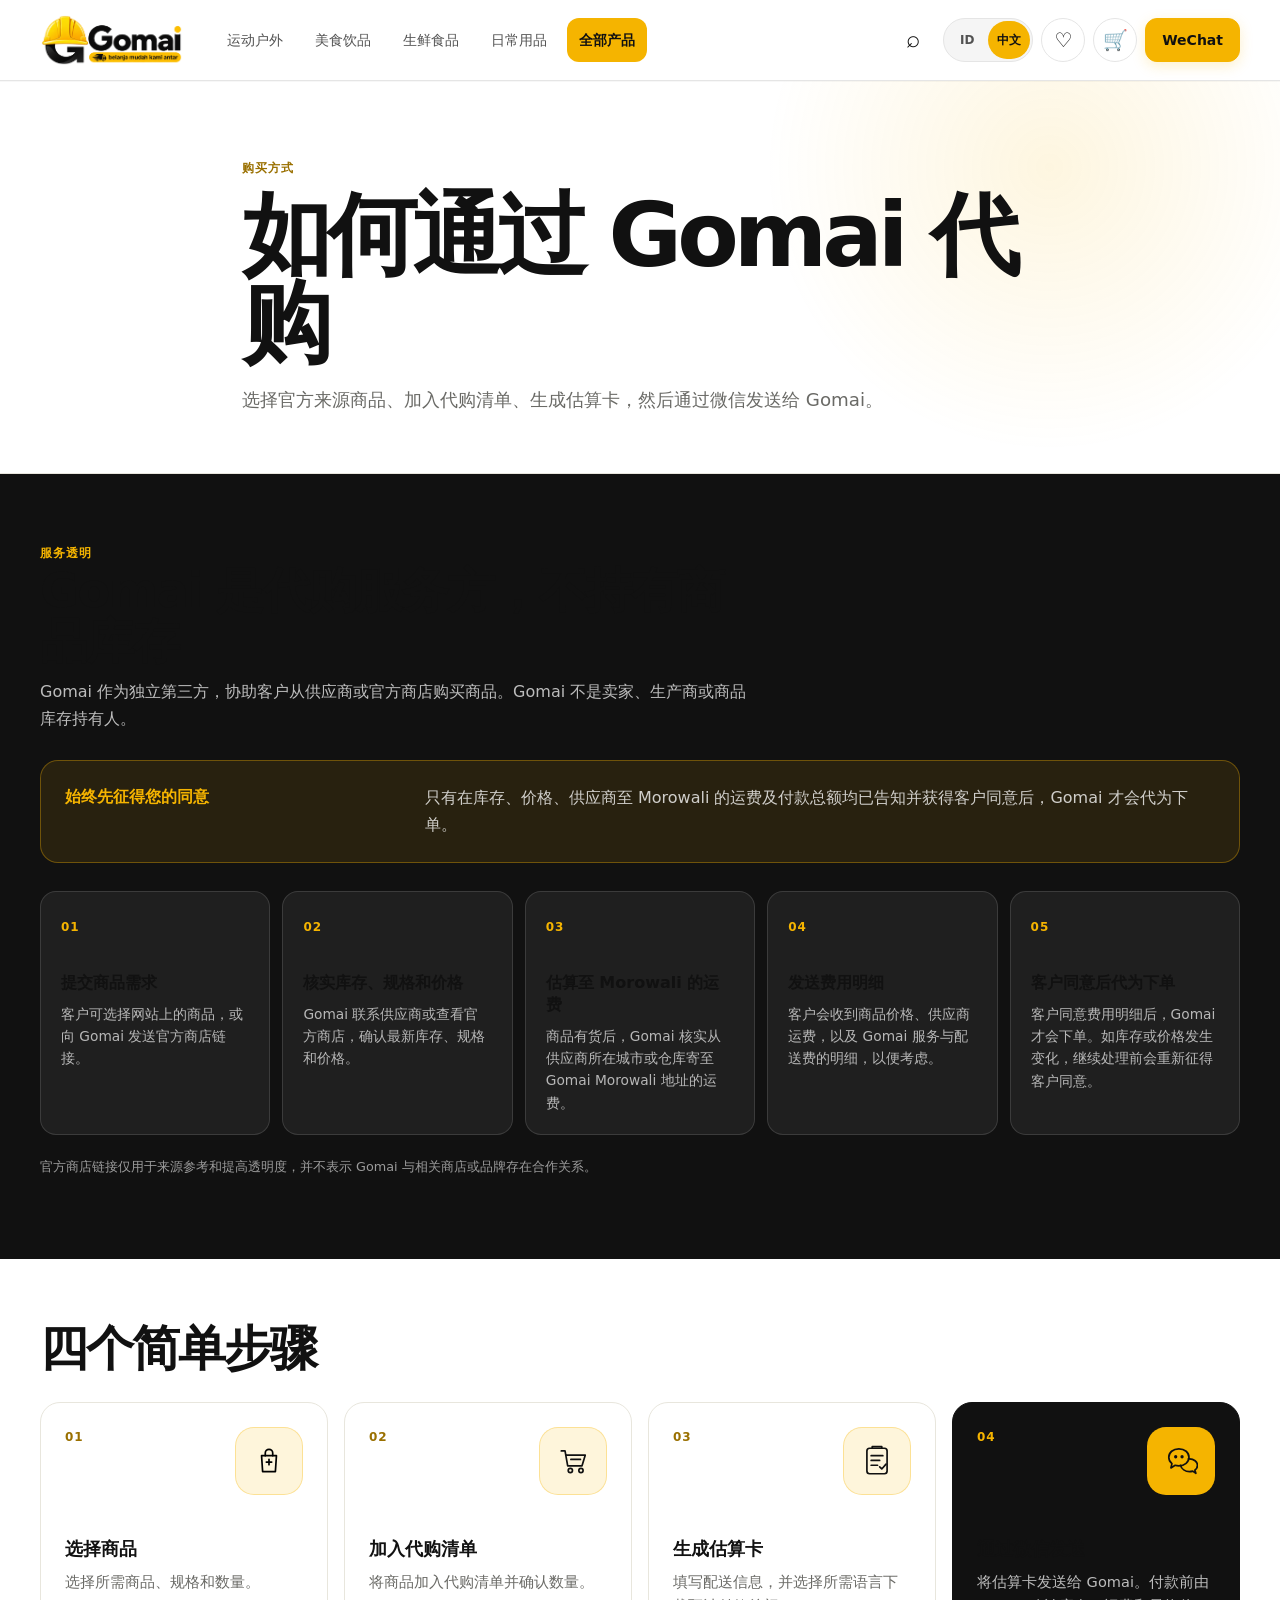
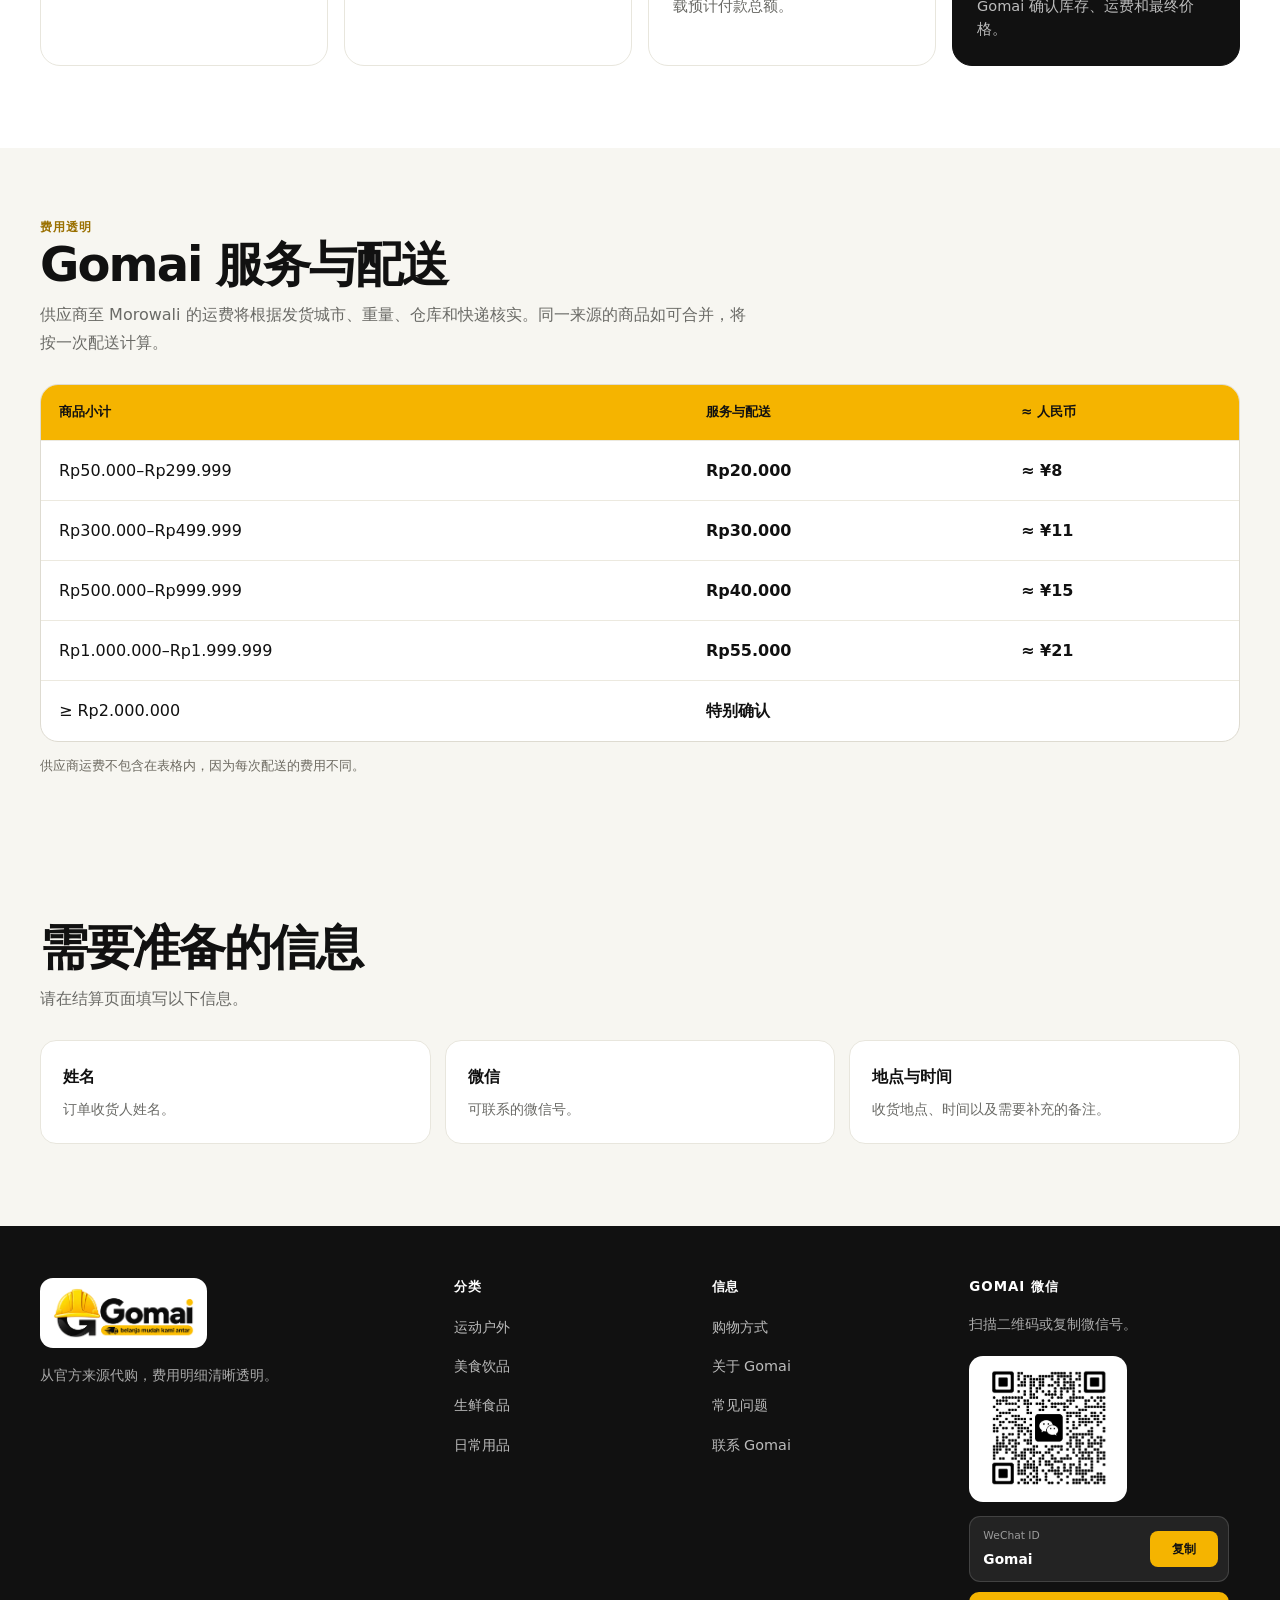
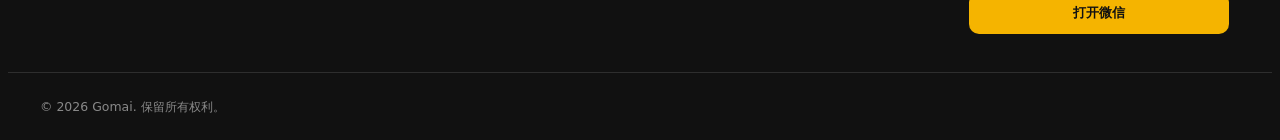
<file: pages/how-to-buy.html>
<!DOCTYPE html>
<html lang="id">
<head>
    <meta charset="UTF-8">
    <meta
        name="viewport"
        content="width=device-width, initial-scale=1.0"
    >
    <title>Cara Titip Beli | Gomai</title>
    <meta
        name="description"
        content="Pelajari cara membeli di Gomai."
    >
    <link rel="stylesheet" href="../css/styles.css">
    <link rel="stylesheet" href="../css/information.css">
</head>
<body
    data-page="information"
    data-information-page="howToBuy"
>
    <header id="site-header"></header>

    <main
        class="information-simple-page information-simple-how-to-buy"
        data-information-page-root
    >

        <section class="information-simple-hero">
            <div class="container information-simple-hero-inner">
                <span
                    class="information-simple-kicker"
                    data-lang="howToBuyPage.hero.badge"
                >
                    Cara Membeli
                </span>

                <h1 data-lang="howToBuyPage.hero.title">
                    Cara Titip Beli di Gomai
                </h1>

                <p data-lang="howToBuyPage.hero.description">
                    Pilih produk dari sumber resmi, masukkan ke daftar
                    titipan, buat kartu estimasi, lalu kirim melalui WeChat.
                </p>
            </div>
        </section>

        <section class="information-simple-section information-transparency-section">
            <div class="container">
                <div class="information-simple-section-heading">
                    <span class="information-simple-kicker" data-lang="howToBuyPage.transparency.badge">
                        Transparansi Layanan
                    </span>
                    <h2 data-lang="howToBuyPage.transparency.title">
                        Gomai adalah Jasa Titip, Bukan Pemilik Stok
                    </h2>
                    <p data-lang="howToBuyPage.transparency.description">
                        Gomai bertindak sebagai pihak ketiga yang membantu pelanggan membeli barang dari supplier atau official store. Gomai bukan penjual, produsen, atau pemilik stok barang.
                    </p>
                </div>

                <aside class="information-role-notice">
                    <strong data-lang="howToBuyPage.transparency.noticeTitle">
                        Persetujuan Anda selalu didahulukan
                    </strong>
                    <p data-lang="howToBuyPage.transparency.noticeDescription">
                        Gomai baru memesan barang setelah stok, harga, ongkir supplier ke Morowali, serta total pembayaran disampaikan dan disetujui pelanggan.
                    </p>
                </aside>

                <ol class="information-transparency-flow">
                    <li>
                        <span>01</span>
                        <div>
                            <h3 data-lang="howToBuyPage.transparency.step1.title">Kirim Permintaan</h3>
                            <p data-lang="howToBuyPage.transparency.step1.description">Pelanggan memilih produk di website atau mengirim tautan official store kepada Gomai.</p>
                        </div>
                    </li>
                    <li>
                        <span>02</span>
                        <div>
                            <h3 data-lang="howToBuyPage.transparency.step2.title">Cek Stok, Varian, dan Harga</h3>
                            <p data-lang="howToBuyPage.transparency.step2.description">Gomai menghubungi supplier atau memeriksa official store untuk memastikan ketersediaan dan harga terbaru.</p>
                        </div>
                    </li>
                    <li>
                        <span>03</span>
                        <div>
                            <h3 data-lang="howToBuyPage.transparency.step3.title">Estimasi Ongkir ke Morowali</h3>
                            <p data-lang="howToBuyPage.transparency.step3.description">Jika barang tersedia, Gomai memeriksa ongkir dari kota atau gudang supplier ke alamat Gomai di Morowali.</p>
                        </div>
                    </li>
                    <li>
                        <span>04</span>
                        <div>
                            <h3 data-lang="howToBuyPage.transparency.step4.title">Kirim Rincian Total</h3>
                            <p data-lang="howToBuyPage.transparency.step4.description">Pelanggan menerima rincian harga barang, ongkir supplier, serta jasa dan pengantaran Gomai untuk dipertimbangkan.</p>
                        </div>
                    </li>
                    <li>
                        <span>05</span>
                        <div>
                            <h3 data-lang="howToBuyPage.transparency.step5.title">Setujui, lalu Gomai Memesan</h3>
                            <p data-lang="howToBuyPage.transparency.step5.description">Setelah pelanggan menyetujui rincian, Gomai memesan barang. Jika stok atau harga berubah, Gomai meminta persetujuan baru sebelum melanjutkan.</p>
                        </div>
                    </li>
                </ol>

                <p class="information-source-disclaimer" data-lang="howToBuyPage.transparency.disclaimer">
                    Tautan official store ditampilkan sebagai sumber referensi dan transparansi. Tautan tersebut tidak berarti Gomai berafiliasi dengan toko atau merek terkait.
                </p>
            </div>
        </section>

        <section class="information-simple-section">
            <div class="container">
                <div class="information-simple-section-heading">
                    <h2 data-lang="howToBuyPage.steps.title">
                        Empat Langkah Sederhana
                    </h2>
                </div>

                <div class="information-simple-step-grid">

                    <article class="information-simple-step">
                        <div class="information-simple-step-top">
                            <span class="information-simple-number">01</span>
                            <span class="information-simple-icon-shell" aria-hidden="true">
                                <img
                                    src="../assets/icons/how-to-buy/select-product.svg"
                                    alt=""
                                >
                            </span>
                        </div>
                        <h3 data-lang="howToBuyPage.steps.step1.title">
                            Pilih Produk
                        </h3>
                        <p data-lang="howToBuyPage.steps.step1.description">
                            Pilih produk dan varian yang Anda inginkan.
                        </p>
                    </article>

                    <article class="information-simple-step">
                        <div class="information-simple-step-top">
                            <span class="information-simple-number">02</span>
                            <span class="information-simple-icon-shell" aria-hidden="true">
                                <img
                                    src="../assets/icons/how-to-buy/cart.svg"
                                    alt=""
                                >
                            </span>
                        </div>
                        <h3 data-lang="howToBuyPage.steps.step2.title">
                            Masukkan ke Daftar Titipan
                        </h3>
                        <p data-lang="howToBuyPage.steps.step2.description">
                            Tambahkan produk ke daftar titipan dan atur jumlahnya.
                        </p>
                    </article>

                    <article class="information-simple-step">
                        <div class="information-simple-step-top">
                            <span class="information-simple-number">03</span>
                            <span class="information-simple-icon-shell" aria-hidden="true">
                                <img
                                    src="../assets/icons/how-to-buy/order-summary.svg"
                                    alt=""
                                >
                            </span>
                        </div>
                        <h3 data-lang="howToBuyPage.steps.step3.title">
                            Buat Kartu Estimasi
                        </h3>
                        <p data-lang="howToBuyPage.steps.step3.description">
                            Isi informasi pengantaran lalu unduh estimasi
                            total pembayaran dalam bahasa yang Anda pilih.
                        </p>
                    </article>

                    <article class="information-simple-step information-simple-step-dark">
                        <div class="information-simple-step-top">
                            <span class="information-simple-number">04</span>
                            <span class="information-simple-icon-shell" aria-hidden="true">
                                <img
                                    src="../assets/icons/how-to-buy/wechat.svg"
                                    alt=""
                                >
                            </span>
                        </div>
                        <h3 data-lang="howToBuyPage.steps.step4.title">
                            Kirim melalui WeChat
                        </h3>
                        <p data-lang="howToBuyPage.steps.step4.description">
                            Kirim kartu estimasi ke WeChat Gomai.
                            Stok, ongkir, dan harga akhir dikonfirmasi sebelum pembayaran.
                        </p>
                    </article>

                </div>
            </div>
        </section>

        <section class="information-simple-section information-simple-section-soft">
            <div class="container">
                <div class="information-simple-section-heading">
                    <span class="information-simple-kicker" data-lang="howToBuyPage.fees.badge">Biaya Transparan</span>
                    <h2 data-lang="howToBuyPage.fees.title">Jasa & Pengantaran Gomai</h2>
                    <p data-lang="howToBuyPage.fees.description">Ongkir supplier ke Morowali diperiksa berdasarkan kota asal, berat, gudang, dan kurir. Produk dari sumber yang sama dihitung sebagai satu pengiriman jika dapat digabung.</p>
                </div>

                <div class="information-fee-table-wrap">
                    <table class="information-fee-table">
                        <thead>
                            <tr>
                                <th data-lang="howToBuyPage.fees.range">Subtotal Produk</th>
                                <th data-lang="howToBuyPage.fees.combined">Jasa & Pengantaran</th>
                                <th data-lang="howToBuyPage.fees.cny">≈ CNY</th>
                            </tr>
                        </thead>
                        <tbody>
                            <tr><td>Rp50.000–Rp299.999</td><td>Rp20.000</td><td>≈ ¥8</td></tr>
                            <tr><td>Rp300.000–Rp499.999</td><td>Rp30.000</td><td>≈ ¥11</td></tr>
                            <tr><td>Rp500.000–Rp999.999</td><td>Rp40.000</td><td>≈ ¥15</td></tr>
                            <tr><td>Rp1.000.000–Rp1.999.999</td><td>Rp55.000</td><td>≈ ¥21</td></tr>
                            <tr><td>≥ Rp2.000.000</td><td colspan="2" data-lang="howToBuyPage.fees.special">Konfirmasi khusus</td></tr>
                        </tbody>
                    </table>
                </div>
                <p class="information-fee-shipping-note" data-lang="howToBuyPage.fees.shippingNote">Ongkir supplier tidak termasuk dalam tabel karena nilainya berbeda untuk setiap pengiriman.</p>
            </div>
        </section>

        <section class="information-simple-section information-simple-section-soft">
            <div class="container">
                <div class="information-simple-section-heading">
                    <h2 data-lang="howToBuyPage.prepare.title">
                        Informasi yang Perlu Disiapkan
                    </h2>
                    <p data-lang="howToBuyPage.prepare.description">
                        Lengkapi informasi berikut pada halaman checkout.
                    </p>
                </div>

                <div class="information-simple-prepare-grid">
                    <article>
                        <strong data-lang="howToBuyPage.prepare.product.title">
                            Nama
                        </strong>
                        <span data-lang="howToBuyPage.prepare.product.description">
                            Nama penerima pesanan.
                        </span>
                    </article>

                    <article>
                        <strong data-lang="howToBuyPage.prepare.variant.title">
                            WeChat
                        </strong>
                        <span data-lang="howToBuyPage.prepare.variant.description">
                            WeChat ID yang dapat dihubungi.
                        </span>
                    </article>

                    <article>
                        <strong data-lang="howToBuyPage.prepare.delivery.title">
                            Pengantaran
                        </strong>
                        <span data-lang="howToBuyPage.prepare.delivery.description">
                            Lokasi, jadwal, dan catatan jika diperlukan.
                        </span>
                    </article>
                </div>
            </div>
        </section>

    <footer id="site-footer"></footer>

    <script src="../js/config.js"></script>
    <script src="../js/core/utils.js"></script>
    <script src="../js/language.js"></script>
    <script src="../js/shopping-state.js"></script>

    <script src="../js/core/component-core.js"></script>
    <script src="../js/core/model-registry.js"></script>
    <script src="../js/core/component-registry.js"></script>
    <script src="../js/core/controller-registry.js"></script>

    <script src="../js/models/brands.js"></script>
    <script src="../js/models/categories.js"></script>
    <script src="../js/models/products.js"></script>

    <script src="../js/components/loading.js"></script>
    <script src="../js/components/empty-state.js"></script>
    <script src="../js/components/product-card.js"></script>
    <script src="../js/components/brand-card.js"></script>
    <script src="../js/components/search-panel.js"></script>
    <script src="../js/components/header.js"></script>
    <script src="../js/components/footer.js"></script>

    <script src="../js/information.js"></script>
    <script src="../js/core/gomai.js"></script>
    <script src="../js/app.js"></script>
</body>
</html>
</file>
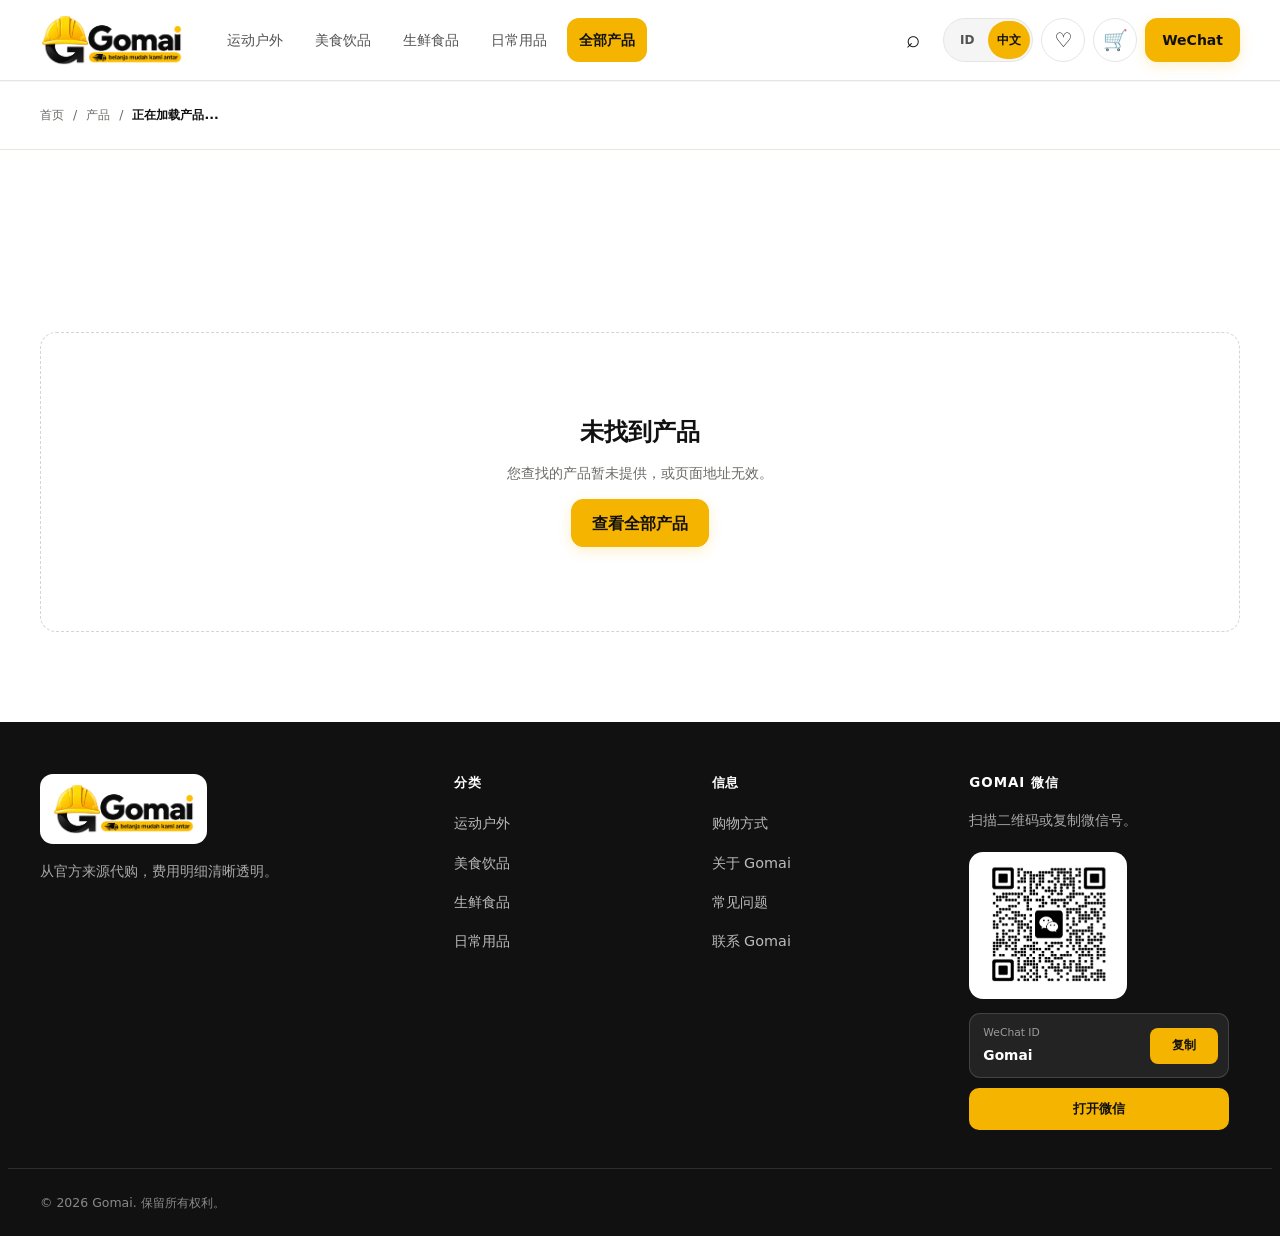
<file: pages/product-detail.html>
<!DOCTYPE html>
<html lang="id">

<head>
    <meta charset="UTF-8">

    <meta
        name="viewport"
        content="width=device-width, initial-scale=1.0"
    >

    <title>Detail Produk | Gomai</title>

    <meta
        id="page-description"
        name="description"
        content="Lihat foto, harga, varian, stok, dan informasi produk di Gomai."
    >

    <link rel="stylesheet" href="../css/styles.css">
    <link rel="stylesheet" href="../css/product-detail.css">
</head>

<body data-page="productDetail">

    <header id="site-header"></header>


    <main
        id="product-detail-page"
        class="product-detail-page"
    >

        <!-- ==============================================
             COMPACT BREADCRUMB
        =============================================== -->

        <div class="product-breadcrumb-section">
            <div class="container">

                <nav
                    class="breadcrumb"
                    aria-label="Breadcrumb"
                >
                    <a
                        href="../index.html"
                        data-lang="common.home"
                    >
                        Beranda
                    </a>

                    <span aria-hidden="true">/</span>

                    <a
                        href="products.html"
                        data-lang="productDetail.breadcrumbProducts"
                    >
                        Produk
                    </a>

                    <span aria-hidden="true">/</span>

                    <span
                        id="breadcrumb-product-name"
                        aria-current="page"
                        data-lang="product.loading"
                    >
                        Memuat produk...
                    </span>
                </nav>

            </div>
        </div>


        <!-- ==============================================
             PRODUCT
             Gallery + product essentials + cart/wishlist.
             Dynamic content is rendered by controller.
        =============================================== -->

        <section class="product-detail-section">
            <div class="container">

                <div
                    id="product-detail"
                    class="product-detail"
                    aria-live="polite"
                    aria-busy="true"
                >
                    <div class="empty-state">
                        <p data-lang="product.loading">
                            Memuat produk...
                        </p>
                    </div>
                </div>

            </div>
        </section>


        <!-- ==============================================
             PRODUCT INFORMATION ONLY
        =============================================== -->

        <section
            id="product-information-section"
            class="product-information-section"
            hidden
        >
            <div class="container">

                <div class="product-information-panel">

                    <h2
                        class="product-information-heading"
                        data-lang="productDetail.informationTitle"
                    >
                        Informasi Produk
                    </h2>


                    <div
                        id="product-description"
                        class="product-information-part product-description-section"
                        hidden
                    >
                        <h3
                            id="product-description-title"
                            data-lang="productDetail.descriptionTitle"
                        >
                            Deskripsi Produk
                        </h3>

                        <div
                            id="product-description-text"
                            class="product-description-text"
                        ></div>
                    </div>


                    <div
                        id="product-specification"
                        class="product-information-part product-specification-section"
                        hidden
                    >
                        <h3
                            id="product-specification-title"
                            data-lang="productDetail.specificationTitle"
                        >
                            Spesifikasi
                        </h3>

                        <dl
                            id="product-specification-list"
                            class="product-specification-list"
                        ></dl>
                    </div>

                </div>

            </div>
        </section>


        <!-- ==============================================
             PRODUCT NOT FOUND
        =============================================== -->

        <section
            id="product-not-found"
            class="product-not-found"
            hidden
        >
            <div class="container">

                <div class="empty-state">

                    <h1
                        id="product-not-found-title"
                        data-lang="productDetail.notFound.title"
                    >
                        Produk Tidak Ditemukan
                    </h1>

                    <p
                        id="product-not-found-description"
                        data-lang="productDetail.notFound.description"
                    >
                        Produk yang Anda cari belum tersedia atau
                        alamat halaman tidak valid.
                    </p>

                    <a
                        id="product-not-found-button"
                        href="products.html"
                        class="btn btn-primary"
                        data-lang="productDetail.notFound.button"
                    >
                        Lihat Semua Produk
                    </a>

                </div>

            </div>
        </section>

    </main>


    <footer id="site-footer"></footer>


    <script src="../js/config.js"></script>
    <script src="../js/core/utils.js"></script>
    <script src="../js/language.js"></script>
    <script src="../js/shopping-state.js"></script>

    <script src="../js/core/component-core.js"></script>
    <script src="../js/core/model-registry.js"></script>
    <script src="../js/core/component-registry.js"></script>
    <script src="../js/core/controller-registry.js"></script>

    <script src="../js/models/brands.js"></script>
    <script src="../js/models/categories.js"></script>
    <script src="../js/models/products.js"></script>

    <script src="../js/components/loading.js"></script>
    <script src="../js/components/empty-state.js"></script>
    <script src="../js/components/product-card.js"></script>
    <script src="../js/components/brand-card.js"></script>
    <script src="../js/components/search-panel.js"></script>
    <script src="../js/components/header.js"></script>
    <script src="../js/components/footer.js"></script>

    <script src="../js/product-detail.js"></script>
    <script src="../js/core/gomai.js"></script>
    <script src="../js/app.js"></script>

</body>
</html>
</file>
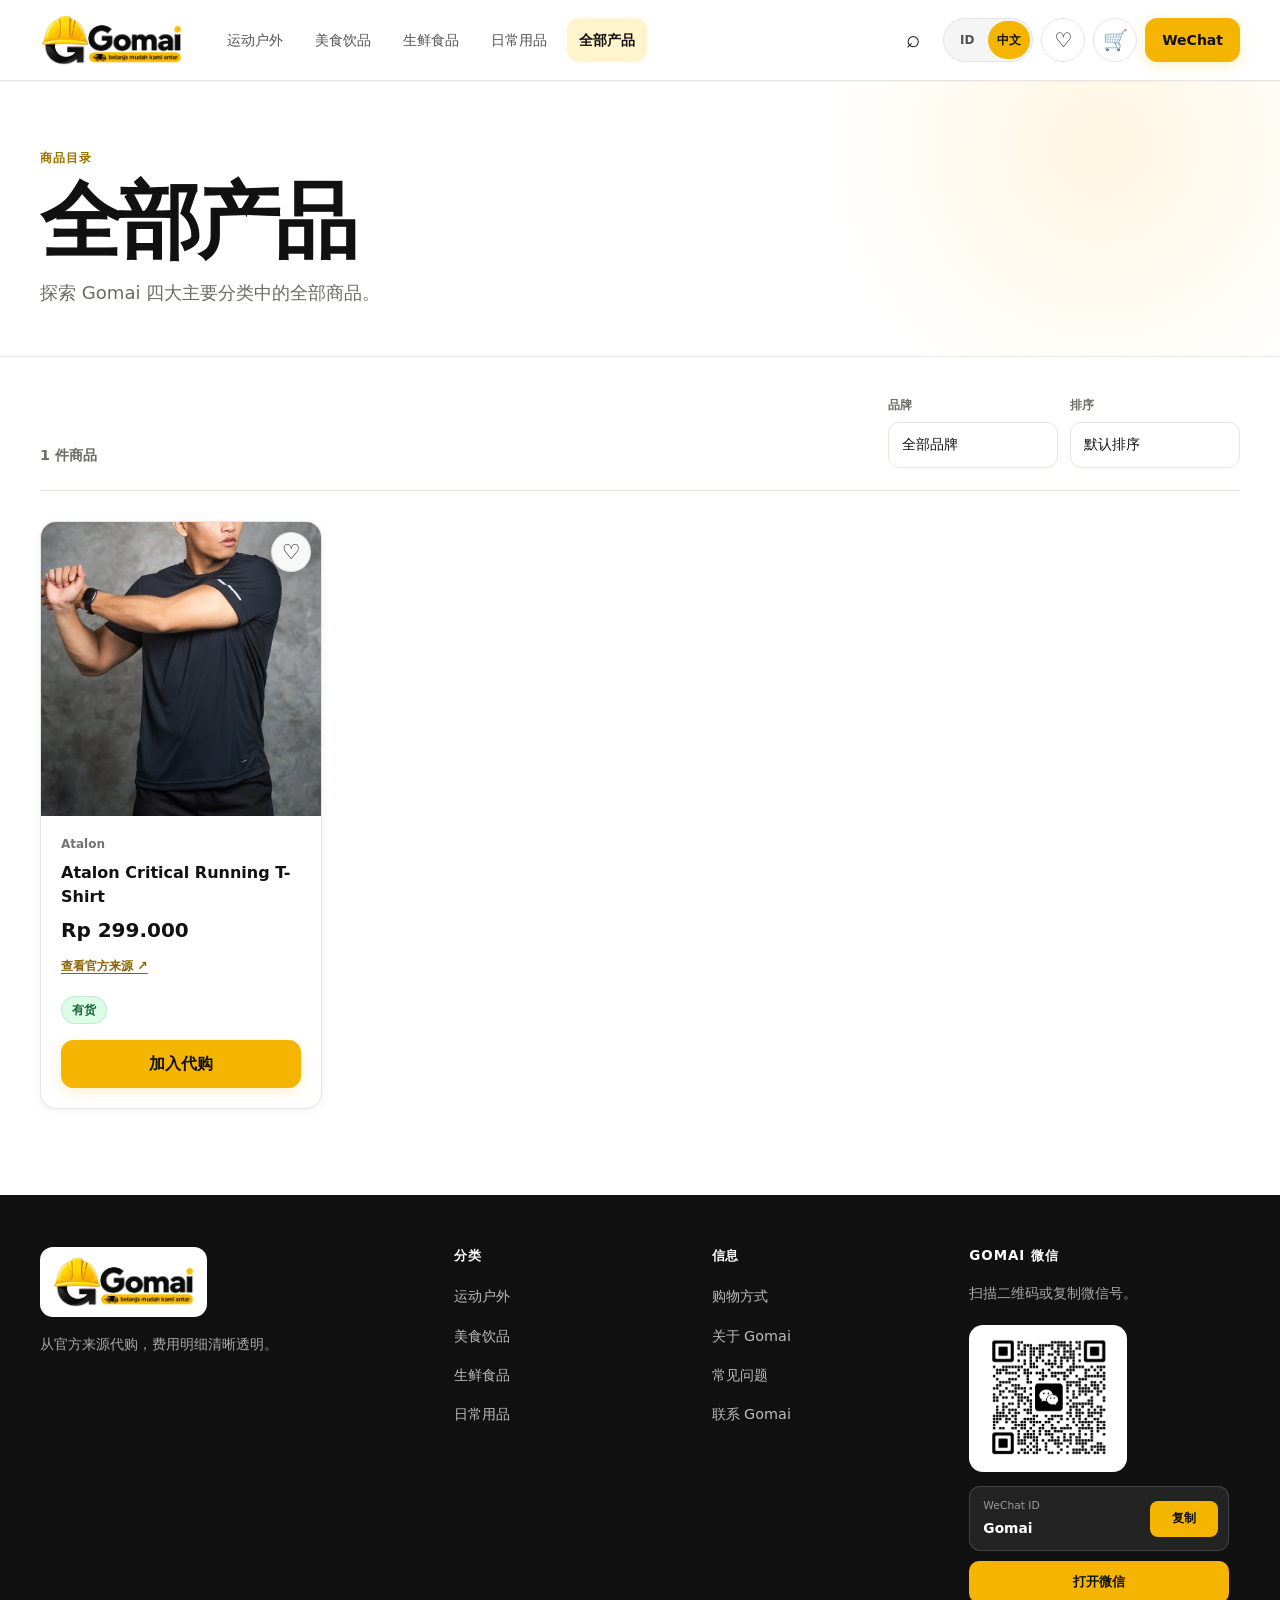
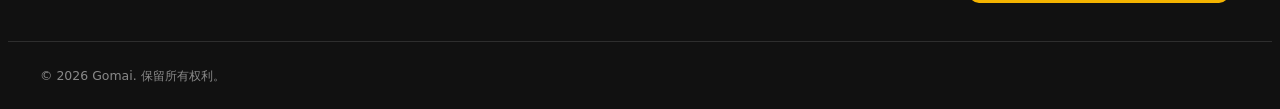
<file: pages/products.html>
<!DOCTYPE html>
<html lang="id">

<head>
    <meta charset="UTF-8">
    <meta
        name="viewport"
        content="width=device-width, initial-scale=1.0"
    >
    <title>Semua Produk | Gomai</title>
    <meta
        id="page-description"
        name="description"
        content="Jelajahi seluruh produk Gomai dari empat kategori utama."
    >
    <link rel="stylesheet" href="../css/styles.css">
    <link rel="stylesheet" href="../css/products.css">
</head>

<body data-page="products">

    <header id="site-header"></header>

    <main
        id="products-page"
        class="products-page products-simple-page"
    >

        <section class="products-simple-intro">
            <div class="container">
                <div class="products-simple-intro-content">

                    <span
                        id="products-context-label"
                        class="products-simple-overline"
                        data-lang="productsPage.catalogLabel"
                    >
                        Katalog
                    </span>

                    <h1
                        id="products-title"
                        data-lang="common.allProducts"
                    >
                        Semua Produk
                    </h1>

                    <p
                        id="products-description"
                        data-lang="productsPage.meta.description"
                    >
                        Jelajahi seluruh produk Gomai dari empat kategori utama.
                    </p>

                </div>
            </div>
        </section>


        <section
            class="products-simple-catalog"
            id="product-catalog"
        >
            <div class="container">

                <div class="products-simple-toolbar">

                    <p
                        id="products-result-count"
                        class="products-simple-result-count"
                        aria-live="polite"
                    >
                        Memuat produk...
                    </p>

                    <div class="products-simple-controls">

                        <div class="products-simple-filter">
                            <label
                                for="products-brand-filter"
                                data-lang="productsPage.filter.brandLabel"
                            >
                                Brand
                            </label>

                            <select
                                id="products-brand-filter"
                                class="filter-select"
                                name="brand"
                            >
                                <option
                                    value="all"
                                    data-lang="productsPage.filter.allBrands"
                                >
                                    Semua Brand
                                </option>
                            </select>
                        </div>

                        <div class="products-simple-filter">
                            <label
                                for="products-sort"
                                data-lang="productsPage.filter.sortLabel"
                            >
                                Urutkan
                            </label>

                            <select
                                id="products-sort"
                                class="filter-select"
                                name="sort"
                            >
                                <option
                                    value="default"
                                    data-lang="productsPage.filter.default"
                                >
                                    Urutan Default
                                </option>

                                <option
                                    value="price-low"
                                    data-lang="productsPage.filter.priceLow"
                                >
                                    Harga Terendah
                                </option>

                                <option
                                    value="price-high"
                                    data-lang="productsPage.filter.priceHigh"
                                >
                                    Harga Tertinggi
                                </option>

                                <option
                                    value="name-asc"
                                    data-lang="productsPage.filter.nameAscending"
                                >
                                    Nama A–Z
                                </option>

                                <option
                                    value="name-desc"
                                    data-lang="productsPage.filter.nameDescending"
                                >
                                    Nama Z–A
                                </option>

                                <option
                                    value="featured"
                                    data-lang="productsPage.filter.featured"
                                >
                                    Produk Unggulan
                                </option>
                            </select>
                        </div>

                    </div>

                </div>


                <div
                    id="products-grid"
                    class="product-grid products-grid products-page-grid"
                    aria-live="polite"
                    aria-busy="true"
                >
                    <div class="empty-state">
                        <p data-lang="productsPage.loading">
                            Memuat produk...
                        </p>
                    </div>
                </div>

            </div>
        </section>

    </main>

    <footer id="site-footer"></footer>

    <script src="../js/config.js"></script>
    <script src="../js/core/utils.js"></script>
    <script src="../js/language.js"></script>
    <script src="../js/shopping-state.js"></script>

    <script src="../js/core/component-core.js"></script>
    <script src="../js/core/model-registry.js"></script>
    <script src="../js/core/component-registry.js"></script>
    <script src="../js/core/controller-registry.js"></script>

    <script src="../js/models/brands.js"></script>
    <script src="../js/models/categories.js"></script>
    <script src="../js/models/products.js"></script>

    <script src="../js/components/loading.js"></script>
    <script src="../js/components/empty-state.js"></script>
    <script src="../js/components/product-card.js"></script>
    <script src="../js/components/brand-card.js"></script>
    <script src="../js/components/search-panel.js"></script>
    <script src="../js/components/header.js"></script>
    <script src="../js/components/footer.js"></script>

    <script src="../js/products.js"></script>
    <script src="../js/core/gomai.js"></script>
    <script src="../js/app.js"></script>

</body>
</html>
</file>
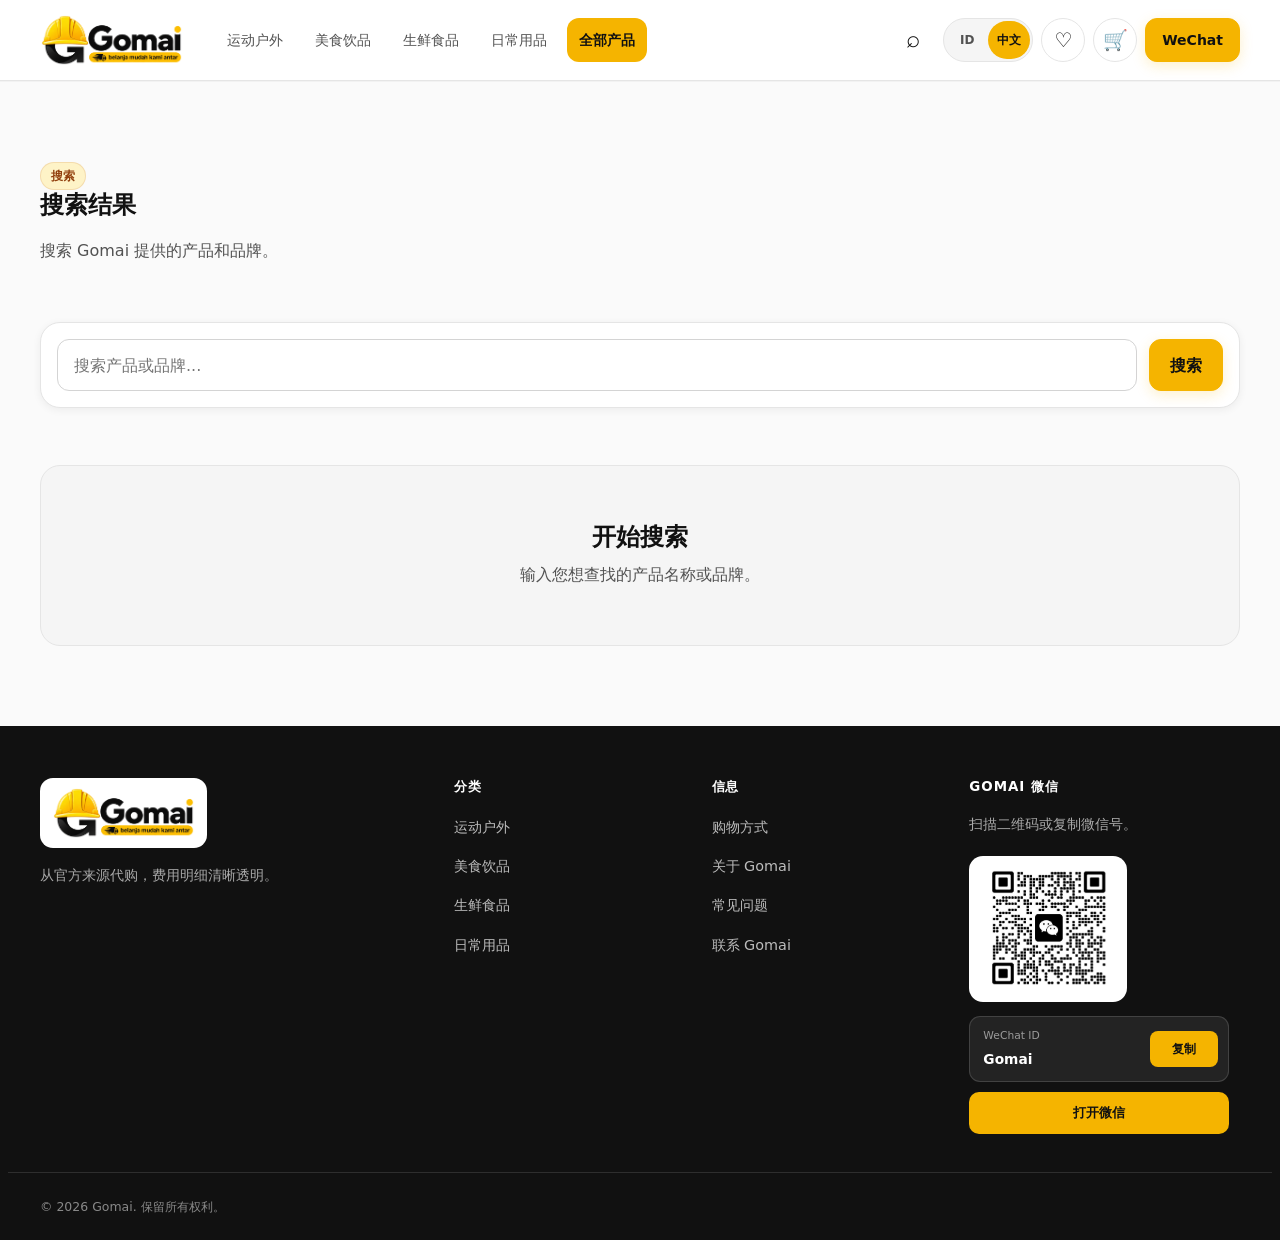
<file: pages/search.html>
<!DOCTYPE html>
<html lang="id">
<head>
    <meta charset="UTF-8">
    <meta name="viewport" content="width=device-width, initial-scale=1.0">

    <title>Hasil Pencarian | Gomai</title>

    <meta
        name="description"
        content="Cari produk dan brand yang tersedia melalui Gomai."
    >

    <link rel="stylesheet" href="../css/styles.css">
    <link rel="stylesheet" href="../css/search.css">
</head>

<body data-page="search">

    <header id="site-header"></header>

    <main id="search-page" class="search-page" aria-busy="false">

        <section class="section search-page-header">
            <div class="container">
                <div class="section-title">
                    <span
                        class="badge badge-warning"
                        data-lang="common.search"
                    >
                        Cari
                    </span>

                    <h1 data-lang="search.title">
                        Hasil Pencarian
                    </h1>

                    <p data-lang="search.pageDescription">
                        Cari produk dan brand yang tersedia melalui Gomai.
                    </p>
                </div>
            </div>
        </section>

        <section class="section search-page-content">
            <div class="container">

                <form
                    id="search-page-form"
                    class="search-page-form"
                    role="search"
                >
                    <label
                        for="search-page-input"
                        class="sr-only"
                        data-lang="common.search"
                    >
                        Cari
                    </label>

                    <div class="search-page-control">
                        <input
                            id="search-page-input"
                            type="search"
                            name="q"
                            autocomplete="off"
                            placeholder="Cari produk atau brand..."
                            data-lang-placeholder="search.placeholder"
                        >

                        <button
                            type="submit"
                            class="btn btn-primary"
                            data-lang="navigation.searchButton"
                        >
                            Cari
                        </button>
                    </div>
                </form>

                <p
                    id="search-result-count"
                    class="search-result-count"
                    aria-live="polite"
                ></p>

                <div
                    id="search-state"
                    class="search-state"
                    aria-live="polite"
                >
                    <h2 id="search-state-title" data-lang="search.startTitle">
                        Mulai Pencarian
                    </h2>

                    <p
                        id="search-state-description"
                        data-lang="search.startDescription"
                    >
                        Masukkan nama produk atau brand yang ingin Anda cari.
                    </p>
                </div>

                <section
                    id="search-brands-section"
                    class="search-results-section"
                    hidden
                >
                    <div class="section-title search-results-heading">
                        <h2 data-lang="search.brandResults">
                            Brand
                        </h2>
                    </div>

                    <div
                        id="search-brands-grid"
                        class="brand-grid search-brand-grid"
                    ></div>
                </section>

                <section
                    id="search-products-section"
                    class="search-results-section"
                    hidden
                >
                    <div class="section-title search-results-heading">
                        <h2 data-lang="search.productResults">
                            Produk
                        </h2>
                    </div>

                    <div
                        id="search-products-grid"
                        class="product-grid search-product-grid"
                    ></div>
                </section>

            </div>
        </section>

    </main>

    <footer id="site-footer"></footer>

    <script src="../js/config.js"></script>
    <script src="../js/core/utils.js"></script>
    <script src="../js/language.js"></script>
    <script src="../js/shopping-state.js"></script>

    <script src="../js/core/component-core.js"></script>
    <script src="../js/core/model-registry.js"></script>
    <script src="../js/core/component-registry.js"></script>
    <script src="../js/core/controller-registry.js"></script>

    <script src="../js/models/brands.js"></script>
    <script src="../js/models/categories.js"></script>
    <script src="../js/models/products.js"></script>

    <script src="../js/components/loading.js"></script>
    <script src="../js/components/empty-state.js"></script>
    <script src="../js/components/product-card.js"></script>
    <script src="../js/components/brand-card.js"></script>
    <script src="../js/components/search-panel.js"></script>
    <script src="../js/components/header.js"></script>
    <script src="../js/components/footer.js"></script>

    <script src="../js/search.js"></script>
    <script src="../js/core/gomai.js"></script>
    <script src="../js/app.js"></script>

</body>
</html>
</file>
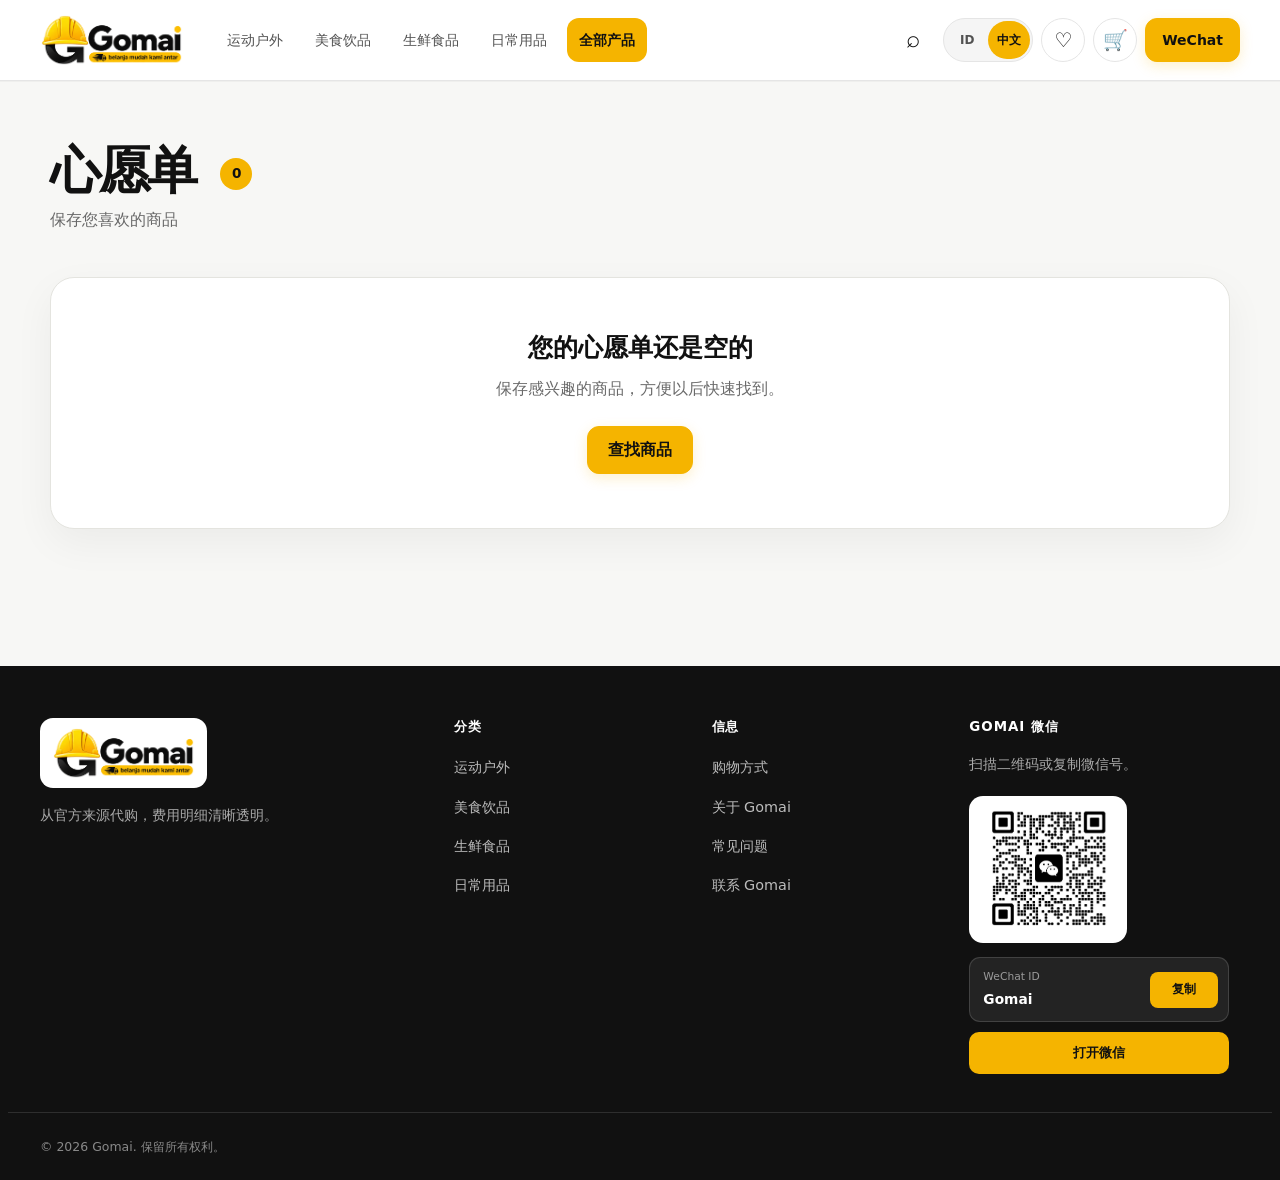
<file: pages/wishlist.html>
<!DOCTYPE html>
<html lang="id">
<head>
    <meta charset="UTF-8">
    <meta name="viewport" content="width=device-width, initial-scale=1.0">
    <title>Wishlist | Gomai</title>
    <meta name="description" content="Wishlist Gomai">
    <link rel="stylesheet" href="../css/styles.css">
    <link rel="stylesheet" href="../css/commerce.css">
</head>
<body data-page="wishlist">
    <header id="site-header"></header>
    <main class="commerce-page wishlist-page" id="main-content">
        <div class="commerce-shell">
            <header class="commerce-heading"><div><h1><span data-lang="wishlist.title">Wishlist</span> <span id="wishlist-count" class="commerce-count">0</span></h1><p data-lang="wishlist.subtitle">Simpan produk favorit Anda</p></div></header>
            <div class="wishlist-toolbar"><button id="wishlist-clear" class="btn btn-secondary" type="button" data-lang="wishlist.clearAll">Hapus Semua</button></div>
            <div id="wishlist-empty" class="commerce-empty" hidden></div>
            <section id="wishlist-grid" class="wishlist-grid"></section>
        </div>
    </main>
    <footer id="site-footer"></footer>

    <script src="../js/config.js"></script>
    <script src="../js/core/utils.js"></script>
    <script src="../js/language.js"></script>
    <script src="../js/shopping-state.js"></script>
    <script src="../js/core/component-core.js"></script>
    <script src="../js/core/model-registry.js"></script>
    <script src="../js/core/component-registry.js"></script>
    <script src="../js/core/controller-registry.js"></script>
    <script src="../js/models/brands.js"></script>
    <script src="../js/models/categories.js"></script>
    <script src="../js/models/products.js"></script>
    <script src="../js/components/loading.js"></script>
    <script src="../js/components/empty-state.js"></script>
    <script src="../js/components/product-card.js"></script>
    <script src="../js/components/brand-card.js"></script>
    <script src="../js/components/search-panel.js"></script>
    <script src="../js/components/header.js"></script>
    <script src="../js/components/footer.js"></script>
    <script src="../js/wishlist.js"></script>
    <script src="../js/core/gomai.js"></script>
    <script src="../js/app.js"></script>
</body>
</html>
</file>
<file: css/styles.css>
/* ==========================================================
   GOMAI GLOBAL STYLES
   styles.css

   File ini hanya memuat CSS global yang digunakan
   oleh seluruh halaman.

   CSS khusus halaman tidak dimuat di sini agar:
   - halaman tidak mengunduh CSS yang tidak dibutuhkan;
   - tampilan mobile lebih ringan;
   - aturan antarhalaman tidak saling bertabrakan;
   - error akibat file khusus halaman yang belum ada hilang.
========================================================== */


/* ==========================================================
   DESIGN TOKENS
========================================================== */

@import url("variables.css");


/* ==========================================================
   GLOBAL FOUNDATION
========================================================== */

@import url("reset.css");
@import url("layout.css");
@import url("components.css");


/* ==========================================================
   SHARED HEADER AND SEARCH
========================================================== */

@import url("header.css");


/* ==========================================================
   GLOBAL RESPONSIVE ADJUSTMENTS
========================================================== */

@import url("responsive.css");
</file>
<file: css/home.css>
/* ==========================================================
   GOMAI HOME — CATEGORY-FIRST
========================================================== */

.home-main-hero {
    position: relative;
    overflow: hidden;
    color: #ffffff;
    background:
        radial-gradient(
            circle at 82% 42%,
            rgba(245, 180, 0, 0.19),
            transparent 28%
        ),
        linear-gradient(
            135deg,
            #090909 0%,
            #171717 60%,
            #0d0d0d 100%
        );
}

.home-main-hero::after {
    position: absolute;
    right: -10%;
    bottom: -46%;
    width: min(56vw, 720px);
    aspect-ratio: 1;
    content: "";
    border: 1px solid rgba(245, 180, 0, 0.12);
    border-radius: 50%;
    box-shadow:
        0 0 0 52px rgba(245, 180, 0, 0.035),
        0 0 0 104px rgba(245, 180, 0, 0.025);
    pointer-events: none;
}

.home-main-hero-inner {
    position: relative;
    z-index: 1;
    min-height: 510px;
    display: grid;
    grid-template-columns: minmax(0, 1fr) minmax(260px, 0.7fr);
    align-items: center;
    gap: 52px;
    padding-block: 72px;
}

.home-main-hero-copy {
    max-width: 690px;
}

.home-main-hero-eyebrow,
.home-section-overline {
    display: inline-flex;
    color: var(--primary, #f5b400);
    font-size: 0.76rem;
    font-weight: 900;
    letter-spacing: 0.08em;
    text-transform: uppercase;
}

.home-main-hero h1 {
    max-width: 13ch;
    margin: 14px 0 18px;
    color: #ffffff;
    font-size: clamp(3rem, 7vw, 6.1rem);
    font-weight: 900;
    line-height: 0.96;
    letter-spacing: -0.055em;
    text-wrap: balance;
}

.home-main-hero p {
    max-width: 590px;
    margin: 0;
    color: rgba(255, 255, 255, 0.76);
    font-size: clamp(1rem, 1.5vw, 1.15rem);
    line-height: 1.72;
}

.home-main-hero-actions {
    display: flex;
    flex-wrap: wrap;
    gap: 12px;
    margin-top: 28px;
}

.home-main-hero-actions .btn {
    min-width: 164px;
}

.btn-hero-outline {
    color: #ffffff;
    background: rgba(255, 255, 255, 0.07);
    border: 1px solid rgba(255, 255, 255, 0.32);
}

.home-main-hero-brandmark {
    display: grid;
    place-items: center;
    min-height: 300px;
}

.home-main-hero-brandmark img {
    width: min(100%, 410px);
    max-height: 340px;
    object-fit: contain;
    filter:
        drop-shadow(0 26px 58px rgba(0, 0, 0, 0.28));
}

.home-category-section,
.home-brand-section,
.home-featured-products,
.home-trust-section,
.home-wechat-section {
    position: relative;
}

.home-section-heading {
    display: flex;
    align-items: end;
    justify-content: space-between;
    gap: 24px;
    margin-bottom: 28px;
}

.home-section-heading h2 {
    margin: 8px 0 0;
    font-size: clamp(2rem, 4vw, 3.2rem);
    line-height: 1.04;
    letter-spacing: -0.04em;
}

.home-section-heading > a {
    flex: 0 0 auto;
    color: #9b7000;
    font-weight: 800;
    text-decoration: none;
}

.home-category-section {
    background: #ffffff;
}

.home-category-grid {
    display: grid;
    grid-template-columns: repeat(4, minmax(0, 1fr));
    gap: 18px;
}

.home-category-card {
    min-width: 0;
    overflow: hidden;
    color: var(--text-primary, #111111);
    background: #ffffff;
    border: 1px solid var(--border-color, #e7e7e2);
    border-radius: 22px;
    text-decoration: none;
    box-shadow: 0 12px 34px rgba(17, 17, 17, 0.055);
}

.home-category-card-media {
    position: relative;
    min-height: 188px;
    display: grid;
    place-items: center;
    overflow: hidden;
    background:
        radial-gradient(
            circle at 50% 45%,
            rgba(245, 180, 0, 0.32),
            rgba(245, 180, 0, 0.08) 45%,
            #f8f7f2 76%
        );
}

.home-category-card:nth-child(even)
.home-category-card-media {
    background:
        radial-gradient(
            circle at 50% 45%,
            rgba(17, 17, 17, 0.10),
            rgba(245, 180, 0, 0.11) 50%,
            #f7f6f1 78%
        );
}

.home-category-card-media img {
    width: 86px;
    height: 86px;
    object-fit: contain;
}

.home-category-card-body {
    display: grid;
    gap: 10px;
    padding: 22px;
}

.home-category-card-body > strong {
    font-size: 1.15rem;
    line-height: 1.2;
}

.home-category-card-body > span:not(.home-category-card-action) {
    min-height: 74px;
    color: var(--text-secondary, #666666);
    font-size: 0.91rem;
    line-height: 1.62;
}

.home-category-card-action {
    margin-top: 4px;
    color: #9b7000;
    font-size: 0.88rem;
    font-weight: 850;
}

.home-brand-section {
    background: var(--bg-muted, #f7f7f5);
}

.home-brand-grid .brand-card {
    min-height: 0;
}

.home-featured-products {
    background: #ffffff;
}

.home-product-grid {
    min-height: 220px;
}

.home-trust-section {
    padding-top: 0;
    background: #ffffff;
}

.home-trust-strip {
    display: grid;
    grid-template-columns: repeat(3, minmax(0, 1fr));
    overflow: hidden;
    background: var(--bg-muted, #f7f7f5);
    border: 1px solid var(--border-color, #e7e7e2);
    border-radius: 20px;
}

.home-trust-strip article {
    display: grid;
    gap: 6px;
    padding: 24px 26px;
}

.home-trust-strip article + article {
    border-left: 1px solid var(--border-color, #e7e7e2);
}

.home-trust-strip strong {
    font-size: 0.96rem;
}

.home-trust-strip span {
    color: var(--text-secondary, #666666);
    font-size: 0.84rem;
    line-height: 1.5;
}

.home-wechat-section {
    padding-top: 0;
    background: #ffffff;
}

.home-wechat-cta {
    display: flex;
    align-items: center;
    justify-content: space-between;
    gap: 30px;
    padding: 30px 34px;
    color: #111111;
    background: var(--primary, #f5b400);
    border-radius: 22px;
}

.home-wechat-cta > div {
    max-width: 680px;
}

.home-wechat-cta > div > span {
    font-size: 0.74rem;
    font-weight: 900;
    letter-spacing: 0.08em;
    text-transform: uppercase;
}

.home-wechat-cta h2 {
    margin: 6px 0 8px;
    font-size: clamp(1.55rem, 3vw, 2.3rem);
    line-height: 1.08;
}

.home-wechat-cta p {
    margin: 0;
    color: rgba(17, 17, 17, 0.74);
    line-height: 1.55;
}

.home-wechat-cta > strong {
    flex: 0 0 auto;
    padding: 14px 20px;
    color: #ffffff;
    background: #111111;
    border-radius: 12px;
}

@media (hover: hover) and (pointer: fine) {
    .home-category-card {
        transition:
            transform 0.22s ease,
            box-shadow 0.22s ease,
            border-color 0.22s ease;
    }

    .home-category-card:hover {
        transform: translateY(-5px);
        border-color: rgba(245, 180, 0, 0.58);
        box-shadow: 0 20px 50px rgba(17, 17, 17, 0.10);
    }

    .home-category-card-media img {
        transition: transform 0.22s ease;
    }

    .home-category-card:hover
    .home-category-card-media img {
        transform: scale(1.07);
    }
}

@media (max-width: 899px) {
    .home-main-hero-inner {
        grid-template-columns: 1fr;
        min-height: 0;
        gap: 28px;
        padding-block: 56px;
    }

    .home-main-hero-brandmark {
        display: none;
    }

    .home-category-grid {
        grid-template-columns: repeat(2, minmax(0, 1fr));
    }

    .home-trust-strip {
        grid-template-columns: 1fr;
    }

    .home-trust-strip article + article {
        border-top: 1px solid var(--border-color, #e7e7e2);
        border-left: 0;
    }
}

@media (max-width: 599px) {
    .home-main-hero-inner {
        padding-block: 44px 52px;
    }

    .home-main-hero h1 {
        font-size: clamp(2.7rem, 15vw, 4.4rem);
    }

    .home-main-hero-actions {
        display: grid;
        grid-template-columns: 1fr;
    }

    .home-main-hero-actions .btn {
        width: 100%;
    }

    .home-section-heading {
        align-items: flex-start;
        flex-direction: column;
        gap: 12px;
    }

    .home-category-grid {
        grid-template-columns: 1fr;
    }

    .home-category-card {
        display: grid;
        grid-template-columns: 108px minmax(0, 1fr);
    }

    .home-category-card-media {
        min-height: 100%;
    }

    .home-category-card-media img {
        width: 58px;
        height: 58px;
    }

    .home-category-card-body {
        padding: 18px;
    }

    .home-category-card-body > span:not(.home-category-card-action) {
        min-height: 0;
    }

    .home-wechat-cta {
        align-items: stretch;
        flex-direction: column;
        padding: 24px;
    }

    .home-wechat-cta > strong {
        text-align: center;
    }
}

@media (prefers-reduced-motion: reduce) {
    .home-category-card,
    .home-category-card-media img {
        transition: none;
    }
}
</file>
<file: css/information.css>
/* ==========================================================
   GOMAI — SIMPLE INFORMATION PAGES
   One page = one purpose.
========================================================== */

.information-simple-page {
    --info-ink: #111111;
    --info-muted: #6a6a66;
    --info-yellow: var(--primary, #f5b400);
    --info-soft: #f7f6f1;
    --info-line: #e8e6dd;
    color: var(--info-ink);
    background: #ffffff;
}

.information-simple-hero {
    padding-block: 72px 58px;
    background:
        radial-gradient(
            circle at 82% 22%,
            rgba(245, 180, 0, 0.12),
            transparent 26%
        ),
        #ffffff;
    border-bottom: 1px solid var(--info-line);
}

.information-simple-hero-inner {
    max-width: 860px;
}

.information-simple-kicker {
    display: inline-flex;
    color: #9a7000;
    font-size: 0.76rem;
    font-weight: 900;
    letter-spacing: 0.08em;
    text-transform: uppercase;
}

.information-simple-hero h1 {
    max-width: 780px;
    margin: 12px 0 16px;
    font-size: clamp(2.7rem, 7vw, 5.6rem);
    line-height: 0.98;
    letter-spacing: -0.055em;
}

.information-simple-hero p {
    max-width: 680px;
    margin: 0;
    color: var(--info-muted);
    font-size: clamp(1rem, 1.7vw, 1.14rem);
    line-height: 1.72;
}

.information-simple-section {
    padding-block: 64px 82px;
}

.information-simple-section-soft {
    background: var(--info-soft);
}

.information-transparency-section {
    background: #111111;
    color: #ffffff;
}

.information-transparency-section
.information-simple-section-heading p {
    color: rgba(255, 255, 255, 0.72);
}

.information-transparency-section
.information-simple-kicker {
    color: var(--info-yellow);
}

.information-role-notice {
    display: grid;
    grid-template-columns: minmax(180px, 0.42fr) minmax(0, 1fr);
    gap: 28px;
    margin-bottom: 28px;
    padding: 24px;
    background: rgba(245, 180, 0, 0.1);
    border: 1px solid rgba(245, 180, 0, 0.34);
    border-radius: 18px;
}

.information-role-notice strong {
    color: var(--info-yellow);
    font-size: 1rem;
    line-height: 1.45;
}

.information-role-notice p {
    margin: 0;
    color: rgba(255, 255, 255, 0.78);
    line-height: 1.65;
}

.information-transparency-flow {
    display: grid;
    grid-template-columns: repeat(5, minmax(0, 1fr));
    gap: 12px;
    margin: 0;
    padding: 0;
    list-style: none;
}

.information-transparency-flow li {
    min-width: 0;
    padding: 20px;
    background: rgba(255, 255, 255, 0.06);
    border: 1px solid rgba(255, 255, 255, 0.13);
    border-radius: 16px;
}

.information-transparency-flow li > span {
    display: inline-flex;
    margin-bottom: 34px;
    color: var(--info-yellow);
    font-size: 0.75rem;
    font-weight: 900;
    letter-spacing: 0.08em;
}

.information-transparency-flow h3 {
    margin: 0 0 9px;
    font-size: 1rem;
    line-height: 1.38;
}

.information-transparency-flow p {
    margin: 0;
    color: rgba(255, 255, 255, 0.68);
    font-size: 0.86rem;
    line-height: 1.62;
}

.information-source-disclaimer {
    margin: 22px 0 0;
    color: rgba(255, 255, 255, 0.58);
    font-size: 0.8rem;
    line-height: 1.6;
}

.information-simple-section-heading {
    max-width: 720px;
    margin-bottom: 28px;
}

.information-simple-section-heading h2,
.information-simple-about-card h2,
.information-simple-contact-copy h2 {
    margin: 0;
    font-size: clamp(1.9rem, 4vw, 3rem);
    line-height: 1.05;
    letter-spacing: -0.04em;
}

.information-simple-section-heading p,
.information-simple-about-card p,
.information-simple-contact-copy > p {
    margin: 12px 0 0;
    color: var(--info-muted);
    line-height: 1.7;
}

.information-simple-step-grid {
    display: grid;
    grid-template-columns: repeat(4, minmax(0, 1fr));
    gap: 16px;
}

.information-simple-step {
    min-width: 0;
    padding: 24px;
    background: #ffffff;
    border: 1px solid var(--info-line);
    border-radius: 20px;
}

.information-simple-step-dark {
    color: #ffffff;
    background: #111111;
    border-color: #111111;
}

.information-simple-step-top {
    display: flex;
    align-items: flex-start;
    justify-content: space-between;
    gap: 18px;
    margin-bottom: 42px;
}

.information-simple-number {
    color: #9a7000;
    font-size: 0.75rem;
    font-weight: 900;
    letter-spacing: 0.08em;
}

.information-simple-step-dark
.information-simple-number {
    color: var(--info-yellow);
}

.information-simple-icon-shell {
    width: 68px;
    height: 68px;
    display: grid;
    place-items: center;
    background: rgba(245, 180, 0, 0.14);
    border: 1px solid rgba(245, 180, 0, 0.32);
    border-radius: 19px;
}

.information-simple-icon-shell img {
    width: 34px;
    height: 34px;
    object-fit: contain;
}

.information-simple-step-dark
.information-simple-icon-shell {
    background: var(--info-yellow);
}

.information-simple-step h3 {
    margin: 0 0 10px;
    font-size: 1.12rem;
    line-height: 1.3;
}

.information-simple-step p {
    margin: 0;
    color: var(--info-muted);
    font-size: 0.91rem;
    line-height: 1.62;
}

.information-simple-step-dark p {
    color: rgba(255, 255, 255, 0.72);
}

.information-simple-prepare-grid {
    display: grid;
    grid-template-columns: repeat(3, minmax(0, 1fr));
    gap: 14px;
}

.information-simple-prepare-grid article {
    display: grid;
    gap: 8px;
    padding: 22px;
    background: #ffffff;
    border: 1px solid var(--info-line);
    border-radius: 16px;
}

.information-simple-prepare-grid strong {
    font-size: 1rem;
}

.information-simple-prepare-grid span {
    color: var(--info-muted);
    font-size: 0.9rem;
    line-height: 1.55;
}

/* ABOUT */
.information-simple-about-grid {
    display: grid;
    grid-template-columns: repeat(2, minmax(0, 1fr));
    gap: 18px;
}

.information-simple-about-card {
    min-height: 330px;
    display: flex;
    flex-direction: column;
    justify-content: flex-end;
    padding: 34px;
    background: var(--info-soft);
    border: 1px solid var(--info-line);
    border-radius: 24px;
}

.information-simple-about-card
.information-simple-kicker {
    margin-bottom: auto;
}

.information-simple-about-card-dark {
    color: #ffffff;
    background: #111111;
    border-color: #111111;
}

.information-simple-about-card-dark
.information-simple-kicker {
    color: var(--info-yellow);
}

.information-simple-about-card-dark p {
    color: rgba(255, 255, 255, 0.72);
}

/* CONTACT */
.information-simple-contact-card {
    display: grid;
    grid-template-columns: minmax(0, 1fr) minmax(280px, 420px);
    align-items: center;
    gap: 46px;
    max-width: 1050px;
    margin-inline: auto;
    padding: 38px;
    background: #111111;
    border-radius: 26px;
}

.information-simple-contact-copy {
    color: #ffffff;
}

.information-simple-contact-copy
.information-simple-kicker {
    color: var(--info-yellow);
    margin-bottom: 12px;
}

.information-simple-contact-copy > p {
    color: rgba(255, 255, 255, 0.72);
}

.information-simple-wechat-id {
    display: flex;
    align-items: center;
    justify-content: space-between;
    gap: 20px;
    margin-top: 28px;
    padding: 14px 14px 14px 18px;
    background: rgba(255, 255, 255, 0.08);
    border: 1px solid rgba(255, 255, 255, 0.14);
    border-radius: 14px;
}

.information-simple-wechat-id > div {
    display: grid;
    gap: 3px;
    min-width: 0;
}

.information-simple-wechat-id span {
    color: rgba(255, 255, 255, 0.62);
    font-size: 0.76rem;
}

.information-simple-wechat-id strong {
    overflow: hidden;
    color: #ffffff;
    font-size: 1.08rem;
    text-overflow: ellipsis;
    white-space: nowrap;
}

.information-simple-copy-button {
    min-width: 88px;
    min-height: 44px;
    padding: 0 16px;
    color: #111111;
    background: var(--info-yellow);
    border: 0;
    border-radius: 10px;
    font: inherit;
    font-weight: 850;
    cursor: pointer;
}

.information-simple-copy-button.is-copied {
    background: #ffffff;
}

.information-simple-open-wechat {
    width: 100%;
    min-height: 50px;
    margin-top: 14px;
    color: #111111;
    background: var(--info-yellow);
    border: 0;
    border-radius: 12px;
    font: inherit;
    font-weight: 850;
    cursor: pointer;
}

.information-simple-open-note {
    margin: 10px 0 0;
    color: rgba(255, 255, 255, 0.62);
    font-size: 0.78rem;
    line-height: 1.5;
}

.information-simple-qr-shell {
    display: grid;
    place-items: center;
    padding: 18px;
    background: #ffffff;
    border-radius: 22px;
}

.information-simple-qr-shell img {
    width: min(100%, 360px);
    height: auto;
    display: block;
}

/* FAQ */
.information-simple-faq-container {
    max-width: 920px;
}

.information-simple-faq-list {
    border-top: 1px solid var(--info-line);
}

.information-simple-faq-item {
    border-bottom: 1px solid var(--info-line);
}

.information-simple-faq-question {
    width: 100%;
    display: grid;
    grid-template-columns: 54px minmax(0, 1fr) 34px;
    align-items: center;
    gap: 18px;
    padding: 24px 4px;
    color: var(--info-ink);
    background: transparent;
    border: 0;
    font: inherit;
    text-align: left;
    cursor: pointer;
}

.information-simple-faq-number {
    color: #9a7000;
    font-size: 0.76rem;
    font-weight: 900;
    letter-spacing: 0.08em;
}

.information-simple-faq-question-text {
    font-size: clamp(1rem, 2vw, 1.16rem);
    font-weight: 800;
    line-height: 1.4;
}

.information-simple-faq-chevron {
    display: grid;
    place-items: center;
    width: 34px;
    height: 34px;
    color: #111111;
    background: var(--info-soft);
    border-radius: 50%;
}

.information-simple-faq-chevron svg {
    width: 18px;
    height: 18px;
    transition: transform 0.18s ease;
}

.information-simple-faq-question[aria-expanded="true"]
.information-simple-faq-chevron svg {
    transform: rotate(90deg);
}

.information-simple-faq-answer {
    padding: 0 56px 24px 76px;
}

.information-simple-faq-answer p {
    max-width: 720px;
    margin: 0;
    color: var(--info-muted);
    line-height: 1.7;
}

@media (hover: hover) and (pointer: fine) {
    .information-simple-step,
    .information-simple-about-card {
        transition:
            transform 0.2s ease,
            box-shadow 0.2s ease;
    }

    .information-simple-step:hover,
    .information-simple-about-card:hover {
        transform: translateY(-3px);
        box-shadow: 0 18px 42px rgba(17, 17, 17, 0.08);
    }

    .information-simple-faq-question:hover
    .information-simple-faq-chevron {
        background: rgba(245, 180, 0, 0.18);
    }
}

@media (max-width: 899px) {
    .information-simple-step-grid {
        grid-template-columns: repeat(2, minmax(0, 1fr));
    }

    .information-simple-about-grid {
        grid-template-columns: 1fr;
    }

    .information-simple-contact-card {
        grid-template-columns: 1fr;
    }

    .information-simple-qr-shell {
        order: -1;
    }

    .information-transparency-flow {
        grid-template-columns: repeat(2, minmax(0, 1fr));
    }
}

@media (max-width: 599px) {
    .information-simple-hero {
        padding-block: 48px 38px;
    }

    .information-simple-section {
        padding-block: 44px 58px;
    }

    .information-simple-step-grid,
    .information-simple-prepare-grid {
        grid-template-columns: 1fr;
    }

    .information-role-notice,
    .information-transparency-flow {
        grid-template-columns: 1fr;
    }

    .information-simple-step-top {
        margin-bottom: 28px;
    }

    .information-simple-about-card {
        min-height: 250px;
        padding: 24px;
    }

    .information-simple-contact-card {
        gap: 26px;
        padding: 20px;
        border-radius: 20px;
    }

    .information-simple-qr-shell {
        padding: 12px;
        border-radius: 16px;
    }

    .information-simple-wechat-id {
        align-items: stretch;
        flex-direction: column;
    }

    .information-simple-copy-button {
        width: 100%;
    }

    .information-simple-faq-question {
        grid-template-columns: 38px minmax(0, 1fr) 32px;
        gap: 10px;
        padding-block: 20px;
    }

    .information-simple-faq-answer {
        padding: 0 42px 20px 48px;
    }
}

@media (prefers-reduced-motion: reduce) {
    .information-simple-faq-chevron svg,
    .information-simple-step,
    .information-simple-about-card {
        transition: none;
    }
}
.information-fee-table-wrap {
    overflow-x: auto;
    margin-top: 24px;
    border: 1px solid #dedbd1;
    border-radius: 18px;
    background: #ffffff;
}

.information-fee-table {
    width: 100%;
    min-width: 620px;
    border-collapse: collapse;
}

.information-fee-table th,
.information-fee-table td {
    padding: 16px 18px;
    border-bottom: 1px solid #ece9df;
    text-align: left;
}

.information-fee-table th {
    color: #111111;
    background: var(--info-yellow);
    font-size: 0.84rem;
}

.information-fee-table td:nth-child(n+2) {
    font-weight: 800;
}

.information-fee-table tr:last-child td {
    border-bottom: 0;
}

.information-fee-shipping-note {
    margin: 14px 0 0;
    color: #6d6a61;
    font-size: 0.84rem;
    line-height: 1.55;
}
</file>
<file: css/commerce.css>
/* ==========================================================
   GOMAI COMMERCE — CART / WISHLIST / CHECKOUT
========================================================== */
.commerce-page {
    min-height: 65vh;
    padding: clamp(28px, 5vw, 64px) 0 clamp(56px, 7vw, 96px);
    background: #f7f7f5;
}
.commerce-shell { width: min(1180px, calc(100% - 32px)); margin: 0 auto; }
.commerce-heading { display:flex; align-items:flex-end; justify-content:space-between; gap:20px; margin-bottom:28px; }
.commerce-heading h1 { margin:0; font-size:clamp(2rem,4vw,3.4rem); line-height:1; letter-spacing:-.045em; }
.commerce-heading p { margin:10px 0 0; color:#686868; font-size:1rem; }
.commerce-count { display:inline-flex; min-width:32px; height:32px; align-items:center; justify-content:center; padding:0 10px; margin-left:8px; border-radius:999px; background:var(--primary,#f5b400); color:#111; font-size:.85rem; vertical-align:middle; }
.commerce-empty { padding:54px 24px; text-align:center; background:#fff; border:1px solid #e4e4df; border-radius:24px; box-shadow:0 14px 40px rgba(0,0,0,.05); }
.commerce-empty h2 { margin:0 0 10px; font-size:1.55rem; }
.commerce-empty p { max-width:560px; margin:0 auto 24px; color:#6a6a6a; }

/* Cart */
.cart-layout { display:grid; grid-template-columns:minmax(0,1fr) 360px; gap:24px; align-items:start; }
.cart-list { display:grid; gap:14px; }
.cart-item { display:grid; grid-template-columns:112px minmax(0,1fr) auto; gap:18px; align-items:center; padding:16px; background:#fff; border:1px solid #e4e4df; border-radius:20px; }
.cart-item-image { width:112px; aspect-ratio:1; overflow:hidden; border-radius:14px; background:#f0f0ed; }
.cart-item-image img { width:100%; height:100%; object-fit:cover; }
.cart-item-brand { margin:0 0 4px; font-size:.72rem; font-weight:900; letter-spacing:.06em; text-transform:uppercase; color:#6a6a6a; }
.cart-item-name { margin:0; font-size:1.05rem; line-height:1.3; }
.cart-item-variant { margin:7px 0 0; color:#727272; font-size:.86rem; }
.cart-item-source, .checkout-source-link { display:inline-flex; margin-top:7px; color:#8a6200; font-size:.78rem; font-weight:850; text-decoration:underline; text-underline-offset:3px; }
.cart-item-source.is-pending { color:#777; text-decoration:none; }
.cart-item-meta { display:flex; align-items:center; gap:16px; margin-top:14px; flex-wrap:wrap; }
.quantity-control-mini { display:inline-grid; grid-template-columns:36px 44px 36px; align-items:center; border:1px solid #ddd; border-radius:12px; overflow:hidden; background:#fff; }
.quantity-control-mini button { height:38px; border:0; background:transparent; cursor:pointer; font-size:1.1rem; }
.quantity-control-mini span { text-align:center; font-weight:800; font-variant-numeric:tabular-nums; }
.cart-item-remove { border:0; background:transparent; color:#b3261e; font-weight:700; cursor:pointer; }
.cart-item-total { min-width:120px; text-align:right; }
.cart-item-total strong { display:block; font-size:1.06rem; }
.cart-summary { position:sticky; top:104px; padding:22px; background:#111; color:#fff; border-radius:22px; box-shadow:0 18px 46px rgba(0,0,0,.14); }
.cart-summary h2 { margin:0 0 20px; font-size:1.28rem; }
.summary-row { display:flex; justify-content:space-between; gap:16px; padding:9px 0; color:#d4d4d4; }
.summary-row strong { color:#fff; }
.summary-total { margin-top:10px; padding-top:18px; border-top:1px solid rgba(255,255,255,.16); }
.summary-total span { display:block; color:#d0d0d0; font-size:.78rem; font-weight:800; text-transform:uppercase; letter-spacing:.08em; }
.summary-total strong { display:block; margin-top:5px; font-size:1.9rem; color:var(--primary,#f5b400); }
.summary-note { margin:18px 0; padding:14px; color:#111; background:#fff5cf; border-radius:14px; font-size:.84rem; line-height:1.55; }
.cart-summary .btn { width:100%; }
.cart-footer-actions { display:flex; justify-content:space-between; gap:12px; margin-top:18px; }

/* Wishlist */
.wishlist-toolbar { display:flex; justify-content:flex-end; gap:10px; margin-bottom:16px; }
.wishlist-grid { display:grid; grid-template-columns:repeat(3,minmax(0,1fr)); gap:16px; }
.wishlist-card { position:relative; display:flex; flex-direction:column; min-width:0; overflow:hidden; background:#fff; border:1px solid #e4e4df; border-radius:20px; }
.wishlist-image { aspect-ratio:1.06; overflow:hidden; background:#f0f0ed; }
.wishlist-image img { width:100%; height:100%; object-fit:cover; }
.wishlist-body { display:flex; flex:1; flex-direction:column; padding:16px; }
.wishlist-brand { margin:0 0 5px; color:#666; font-size:.72rem; font-weight:900; text-transform:uppercase; letter-spacing:.06em; }
.wishlist-name { margin:0; font-size:1rem; line-height:1.35; }
.wishlist-price { margin:14px 0 12px; font-size:1.12rem; font-weight:900; }
.wishlist-stock { margin:0 0 14px; color:#177245; font-size:.8rem; font-weight:700; }
.wishlist-actions { display:grid; grid-template-columns:1fr auto; gap:8px; margin-top:auto; }
.wishlist-remove { width:44px; padding:0; border:1px solid #e4e4df; background:#fff; border-radius:12px; color:#b3261e; cursor:pointer; }

/* Checkout */
.checkout-layout { display:grid; grid-template-columns:minmax(0,1fr) 420px; gap:24px; align-items:start; }
.checkout-panel { background:#fff; border:1px solid #e4e4df; border-radius:24px; padding:24px; box-shadow:0 14px 38px rgba(0,0,0,.045); }
.checkout-panel h2 { margin:0 0 18px; font-size:1.35rem; }
.checkout-form { display:grid; grid-template-columns:1fr 1fr; gap:16px; }
.checkout-field { display:flex; flex-direction:column; gap:7px; }
.checkout-field.is-full { grid-column:1 / -1; }
.checkout-field label { font-size:.84rem; font-weight:800; }
.checkout-field input, .checkout-field textarea { width:100%; min-height:48px; padding:12px 14px; border:1px solid #dcdcd7; border-radius:13px; background:#fff; color:#111; font:inherit; }
.checkout-field textarea { min-height:96px; resize:vertical; }
.checkout-order-list { display:grid; gap:10px; }
.checkout-order-item { display:grid; grid-template-columns:56px minmax(0,1fr) auto; gap:11px; align-items:center; padding-bottom:10px; border-bottom:1px solid #ecece8; }
.checkout-order-item img { width:56px; height:56px; object-fit:cover; border-radius:10px; background:#f0f0ed; }
.checkout-order-item strong { display:block; font-size:.86rem; }
.checkout-order-item small { color:#6d6d6d; }
.checkout-order-item .checkout-source-link { display:block; margin-top:3px; }
.checkout-price { text-align:right; font-weight:900; white-space:nowrap; }
.checkout-download { margin-top:18px; padding:18px; background:#111; color:#fff; border-radius:18px; }
.checkout-download h3 { margin:0 0 6px; font-size:1rem; }
.checkout-download p { margin:0 0 14px; color:#ccc; font-size:.82rem; line-height:1.5; }
.download-grid { display:grid; gap:9px; }
.download-grid .btn { width:100%; }
.checkout-message { min-height:20px; margin-top:10px; color:#8a5d00; font-size:.82rem; font-weight:700; }
.checkout-card-preview { margin-top:24px; overflow:hidden; border:1px solid #deded8; border-radius:22px; background:#fff; }
.checkout-card-preview-header { padding:20px; background:#111; color:#fff; border-bottom:5px solid var(--primary,#f5b400); }
.checkout-card-preview-header img { display:block; max-width:190px; max-height:70px; object-fit:contain; filter:none; }
.checkout-card-preview-body { padding:20px; }
.checkout-card-preview-body h3 { margin:0 0 8px; font-size:1.25rem; }
.checkout-order-code { display:inline-flex; padding:7px 10px; border-radius:999px; background:#fff3c2; font-weight:900; font-variant-numeric:tabular-nums; }
.checkout-preview-total { display:flex; justify-content:space-between; gap:16px; margin-top:16px; padding-top:15px; border-top:1px solid #e5e5df; font-weight:900; }
.checkout-preview-breakdown, .checkout-fee-lines { display:grid; gap:8px; margin-top:16px; }
.checkout-preview-breakdown > div, .checkout-fee-lines > div { display:flex; justify-content:space-between; gap:16px; color:#666; font-size:.83rem; }
.checkout-preview-breakdown strong, .checkout-fee-lines strong { color:#111; white-space:nowrap; }
.checkout-fee-lines { width:100%; padding-bottom:14px; border-bottom:1px solid #e5e5df; }
.checkout-preview-total:has(.checkout-fee-lines) { flex-wrap:wrap; }
.btn.is-disabled { opacity:.48; pointer-events:none; }
.checkout-preview-note { margin-top:15px; padding:12px; background:#fff7da; border-radius:12px; font-size:.82rem; line-height:1.5; }

@media (max-width: 980px) {
    .cart-layout, .checkout-layout { grid-template-columns:1fr; }
    .cart-summary { position:static; }
    .wishlist-grid { grid-template-columns:repeat(2,minmax(0,1fr)); }
}
@media (max-width: 640px) {
    .commerce-shell { width:min(100% - 22px,1180px); }
    .commerce-heading { align-items:flex-start; flex-direction:column; }
    .cart-item { grid-template-columns:82px minmax(0,1fr); gap:12px; }
    .cart-item-image { width:82px; }
    .cart-item-total { grid-column:2; min-width:0; text-align:left; }
    .wishlist-grid { grid-template-columns:repeat(2,minmax(0,1fr)); gap:10px; }
    .wishlist-body { padding:12px; }
    .wishlist-actions { grid-template-columns:1fr; }
    .wishlist-remove { width:100%; min-height:40px; }
    .checkout-form { grid-template-columns:1fr; }
    .checkout-field.is-full { grid-column:auto; }
    .checkout-panel { padding:17px; border-radius:20px; }
}
.service-separation-note{margin:0 0 24px;padding:16px 18px;border:1px solid #eadba8;border-radius:16px;background:#fff8df;color:#55471a;line-height:1.55}.cart-service-groups{display:grid;gap:28px}.cart-service-section{padding:22px;border:1px solid #dedbd2;border-radius:22px;background:#fff}.cart-service-header{display:flex;align-items:flex-start;justify-content:space-between;gap:20px;margin-bottom:20px}.cart-service-header p{max-width:720px;margin:10px 0 0;color:#666;line-height:1.55}.service-badge{display:inline-flex;align-items:center;width:max-content;padding:7px 12px;border-radius:999px;background:#111;color:#fff;font-size:.8rem;font-weight:800;letter-spacing:.04em}.service-badge.is-express{background:#087f5b}.service-badge.is-official-order{background:#111;color:#f5b400}@media(max-width:760px){.cart-service-section{padding:15px}.cart-service-header{display:block}.cart-service-header .btn{margin-top:12px}}
</file>
<file: css/product-detail.css>
/* ==========================================================
   GOMAI — SIMPLE PRODUCT DETAIL
   Focus:
   photo → name → price → variants → quantity
   → wishlist/cart → product information.
========================================================== */

body[data-page="productDetail"],
body[data-page="product-detail"] {
    background: #ffffff;
}

.product-detail-page {
    --detail-ink: #111111;
    --detail-muted: #6a6a66;
    --detail-yellow: var(--primary, #f5b400);
    --detail-soft: #f7f6f1;
    --detail-line: #e8e6dd;
    width: 100%;
    min-width: 0;
    color: var(--detail-ink);
    background: #ffffff;
}

.product-detail-page * {
    min-width: 0;
}


/* ==========================================================
   BREADCRUMB
========================================================== */

.product-breadcrumb-section {
    background: #ffffff;
    border-bottom: 1px solid var(--detail-line);
}

.product-breadcrumb-section .breadcrumb {
    min-height: 50px;
    display: flex;
    align-items: center;
    gap: 9px;
    overflow-x: auto;
    color: var(--detail-muted);
    font-size: 0.78rem;
    white-space: nowrap;
    scrollbar-width: none;
}

.product-breadcrumb-section .breadcrumb::-webkit-scrollbar {
    display: none;
}

.product-breadcrumb-section a {
    color: var(--detail-muted);
    text-decoration: none;
}

#breadcrumb-product-name {
    max-width: min(48vw, 310px);
    overflow: hidden;
    color: var(--detail-ink);
    font-weight: 750;
    text-overflow: ellipsis;
    white-space: nowrap;
}


/* ==========================================================
   MAIN PRODUCT
========================================================== */

.product-detail-section {
    padding-block: 44px 66px;
}

.product-detail {
    display: grid;
    grid-template-columns:
        minmax(0, 1.05fr)
        minmax(330px, 0.95fr);
    gap: clamp(34px, 5vw, 68px);
    align-items: start;
    min-height: 420px;
}

.product-detail > .empty-state,
.product-detail > [data-product-detail-state] {
    grid-column: 1 / -1;
}


/* ==========================================================
   GALLERY
========================================================== */

.product-gallery {
    display: grid;
    grid-template-columns: 76px minmax(0, 1fr);
    gap: 14px;
    position: sticky;
    top: 94px;
}

.thumbnail-list {
    display: grid;
    align-content: start;
    gap: 9px;
}

.thumbnail-list[hidden] {
    display: none;
}

.thumbnail {
    width: 76px;
    aspect-ratio: 1;
    display: grid;
    place-items: center;
    padding: 5px;
    overflow: hidden;
    background: #ffffff;
    border: 1px solid var(--detail-line);
    border-radius: 11px;
    cursor: pointer;
}

.thumbnail img {
    width: 100%;
    height: 100%;
    display: block;
    object-fit: contain;
}

.thumbnail.active {
    border-color: var(--detail-ink);
    box-shadow: inset 0 0 0 1px var(--detail-ink);
}

.product-main-image {
    min-height: 520px;
    display: grid;
    place-items: center;
    overflow: hidden;
    background: var(--detail-soft);
    border-radius: 20px;
}

#main-product-image {
    width: 100%;
    height: 100%;
    max-height: 620px;
    display: block;
    object-fit: contain;
}

.product-image-placeholder {
    min-height: 420px;
}


/* ==========================================================
   PRODUCT INFO
========================================================== */

.product-info {
    padding-top: 4px;
}

.product-brand,
#product-brand-link {
    width: fit-content;
    display: inline-flex;
    margin-bottom: 10px;
    color: var(--detail-muted);
    font-size: 0.78rem;
    font-weight: 850;
    letter-spacing: 0.045em;
    text-decoration: none;
    text-transform: uppercase;
}

.product-brand:hover,
#product-brand-link:hover {
    color: var(--detail-ink);
}

#product-name,
.product-info h1 {
    margin: 0;
    color: var(--detail-ink);
    font-size: clamp(2rem, 4vw, 3.45rem);
    font-weight: 900;
    line-height: 1.02;
    letter-spacing: -0.045em;
}

.product-price,
#product-price {
    margin: 18px 0 10px;
    color: var(--detail-ink);
    font-size: clamp(1.55rem, 3vw, 2.15rem);
    font-weight: 900;
    line-height: 1;
}

#product-stock {
    display: inline-flex;
    margin-bottom: 28px;
}

.product-info .badge {
    padding: 7px 10px;
    border-radius: 999px;
    font-size: 0.72rem;
    font-weight: 850;
}

.product-info .badge-success {
    color: #146c39;
    background: #eaf8ef;
}

.product-info .badge-danger {
    color: #9e2424;
    background: #fdecec;
}


/* ==========================================================
   OPTIONS
========================================================== */

.option-group {
    display: grid;
    gap: 10px;
    padding-block: 19px;
    border-top: 1px solid var(--detail-line);
}

.option-group[hidden] {
    display: none;
}

.option-title {
    margin: 0;
    color: var(--detail-ink);
    font-size: 0.84rem;
    font-weight: 800;
}

#selected-color-name {
    margin: 0;
    color: var(--detail-muted);
    font-size: 0.76rem;
}

.option-list {
    display: flex;
    flex-wrap: wrap;
    gap: 8px;
}

.option-btn {
    min-height: 42px;
    padding: 0 14px;
    color: var(--detail-ink);
    background: #ffffff;
    border: 1px solid var(--detail-line);
    border-radius: 10px;
    font: inherit;
    font-size: 0.82rem;
    font-weight: 750;
    cursor: pointer;
}

.option-btn.active {
    color: #111111;
    background: var(--detail-yellow);
    border-color: var(--detail-yellow);
}

.option-btn:disabled {
    opacity: 0.34;
    cursor: not-allowed;
}

.color-option {
    position: relative;
    padding-left: 34px;
}

.color-option::before {
    content: "";
    position: absolute;
    left: 11px;
    width: 14px;
    height: 14px;
    background: var(--product-color, #d6d6d6);
    border: 1px solid rgba(17, 17, 17, 0.16);
    border-radius: 50%;
}


/* ==========================================================
   QUANTITY
========================================================== */

.product-quantity-group {
    padding-bottom: 21px;
}

.quantity-control {
    width: fit-content;
    display: grid;
    grid-template-columns: 42px 58px 42px;
    min-height: 42px;
    overflow: hidden;
    border: 1px solid var(--detail-line);
    border-radius: 10px;
}

.quantity-button {
    display: grid;
    place-items: center;
    color: var(--detail-ink);
    background: #ffffff;
    border: 0;
    font: inherit;
    font-size: 1rem;
    cursor: pointer;
}

#product-quantity {
    width: 100%;
    color: var(--detail-ink);
    background: #ffffff;
    border: 0;
    border-inline: 1px solid var(--detail-line);
    font: inherit;
    font-size: 0.84rem;
    font-weight: 800;
    text-align: center;
    appearance: textfield;
}

#product-quantity::-webkit-inner-spin-button,
#product-quantity::-webkit-outer-spin-button {
    margin: 0;
    appearance: none;
}


/* ==========================================================
   ACTIONS
========================================================== */

.product-actions {
    display: grid;
    grid-template-columns: minmax(0, 0.75fr) minmax(0, 1.25fr);
    gap: 10px;
    padding-top: 20px;
    border-top: 1px solid var(--detail-line);
}

.product-actions .btn {
    min-height: 52px;
}

#wishlist-toggle-button {
    color: var(--detail-ink);
    background: #ffffff;
    border: 1px solid var(--detail-line);
}

#wishlist-toggle-button.is-active {
    border-color: var(--detail-yellow);
    box-shadow: inset 0 0 0 1px var(--detail-yellow);
}

#add-to-cart-button {
    color: #111111;
    background: var(--detail-yellow);
    border-color: var(--detail-yellow);
    font-weight: 900;
}

#add-to-cart-button.is-added {
    background: #ffffff;
}


/* ==========================================================
   PRODUCT INFORMATION
========================================================== */

.product-information-section {
    padding-block: 10px 78px;
}

.product-information-section[hidden] {
    display: none;
}

.product-information-panel {
    max-width: 980px;
    padding-top: 34px;
    border-top: 1px solid var(--detail-line);
}

.product-information-heading {
    margin: 0 0 30px;
    color: var(--detail-ink);
    font-size: clamp(1.8rem, 4vw, 2.55rem);
    font-weight: 900;
    line-height: 1.05;
    letter-spacing: -0.035em;
}

.product-information-part {
    display: grid;
    grid-template-columns: minmax(150px, 0.32fr) minmax(0, 1fr);
    gap: 34px;
    padding-block: 24px;
    border-top: 1px solid var(--detail-line);
}

.product-information-part[hidden] {
    display: none;
}

.product-information-part h3 {
    margin: 0;
    color: var(--detail-ink);
    font-size: 0.9rem;
    font-weight: 850;
}

.product-description-text {
    color: var(--detail-muted);
    font-size: 0.96rem;
    line-height: 1.75;
    white-space: pre-line;
}

.product-specification-list {
    display: grid;
    gap: 0;
    margin: 0;
}

.product-specification-item {
    display: grid;
    grid-template-columns: minmax(130px, 0.35fr) minmax(0, 1fr);
    gap: 20px;
    padding-block: 11px;
    border-bottom: 1px solid var(--detail-line);
}

.product-specification-item:first-child {
    padding-top: 0;
}

.product-specification-item:last-child {
    border-bottom: 0;
}

.product-specification-item dt {
    color: var(--detail-muted);
    font-size: 0.8rem;
}

.product-specification-item dd {
    margin: 0;
    color: var(--detail-ink);
    font-size: 0.86rem;
    font-weight: 650;
}


/* ==========================================================
   EMPTY / ERROR / NOT FOUND
========================================================== */

.product-not-found {
    padding-block: 72px 90px;
}

.product-not-found[hidden] {
    display: none;
}

.product-not-found .empty-state,
.product-detail [data-product-detail-state] {
    min-height: 300px;
    display: grid;
    place-items: center;
    align-content: center;
    gap: 14px;
    text-align: center;
}

.product-not-found p,
.product-detail [data-product-detail-state] p {
    max-width: 540px;
    margin: 0;
    color: var(--detail-muted);
    line-height: 1.65;
}


/* ==========================================================
   RESPONSIVE
========================================================== */

@media (max-width: 899px) {
    .product-detail {
        grid-template-columns: 1fr;
        gap: 34px;
    }

    .product-gallery {
        position: static;
    }

    .product-main-image {
        min-height: 430px;
    }

    .product-info {
        max-width: 680px;
    }
}

@media (max-width: 599px) {
    .product-detail-section {
        padding-block: 24px 48px;
    }

    .product-gallery {
        grid-template-columns: 1fr;
    }

    .thumbnail-list {
        grid-template-columns: repeat(5, 64px);
        order: 2;
        overflow-x: auto;
        padding-bottom: 3px;
    }

    .thumbnail {
        width: 64px;
    }

    .product-main-image {
        min-height: 340px;
        border-radius: 15px;
    }

    #product-name,
    .product-info h1 {
        font-size: clamp(1.8rem, 9vw, 2.55rem);
    }

    .product-actions {
        grid-template-columns: 1fr;
    }

    #add-to-cart-button {
        order: -1;
    }

    .product-information-section {
        padding-bottom: 58px;
    }

    .product-information-part {
        grid-template-columns: 1fr;
        gap: 12px;
    }

    .product-specification-item {
        grid-template-columns: 112px minmax(0, 1fr);
        gap: 14px;
    }
}

@media (prefers-reduced-motion: reduce) {
    .thumbnail,
    .option-btn,
    .quantity-button,
    .product-actions .btn {
        transition: none;
    }
}
</file>
<file: css/products.css>
/* ==========================================================
   GOMAI — SIMPLE CATEGORY / PRODUCT CATALOG
   One category page = name + description + product grid.
========================================================== */

body[data-page="products"] {
    background: #ffffff;
}

.products-simple-page {
    --products-ink: #111111;
    --products-muted: #6a6a66;
    --products-yellow: var(--primary, #f5b400);
    --products-soft: #f7f6f1;
    --products-line: #e8e6dd;
    min-width: 0;
    color: var(--products-ink);
    background: #ffffff;
}

.products-simple-intro {
    padding-block: 62px 48px;
    background:
        radial-gradient(
            circle at 86% 24%,
            rgba(245, 180, 0, 0.12),
            transparent 25%
        ),
        #ffffff;
    border-bottom: 1px solid var(--products-line);
}

.products-simple-intro-content {
    max-width: 820px;
}

.products-simple-overline {
    display: inline-flex;
    color: #987000;
    font-size: 0.76rem;
    font-weight: 900;
    letter-spacing: 0.08em;
    text-transform: uppercase;
}

.products-simple-intro h1 {
    max-width: 780px;
    margin: 11px 0 14px;
    color: var(--products-ink);
    font-size: clamp(2.7rem, 7vw, 5.2rem);
    font-weight: 900;
    line-height: 0.98;
    letter-spacing: -0.055em;
}

.products-simple-intro p {
    max-width: 720px;
    margin: 0;
    color: var(--products-muted);
    font-size: clamp(1rem, 1.7vw, 1.13rem);
    line-height: 1.72;
}

.products-simple-catalog {
    padding-block: 38px 86px;
    background: #ffffff;
}

.products-simple-toolbar {
    display: flex;
    align-items: end;
    justify-content: space-between;
    gap: 24px;
    margin-bottom: 30px;
    padding-bottom: 22px;
    border-bottom: 1px solid var(--products-line);
}

.products-simple-result-count {
    margin: 0;
    color: var(--products-muted);
    font-size: 0.9rem;
    font-weight: 650;
}

.products-simple-controls {
    display: grid;
    grid-template-columns: repeat(2, minmax(170px, 1fr));
    gap: 12px;
}

.products-simple-filter {
    display: grid;
    gap: 7px;
}

.products-simple-filter label {
    color: var(--products-muted);
    font-size: 0.74rem;
    font-weight: 800;
}

.products-simple-filter .filter-select {
    width: 100%;
    min-height: 46px;
    padding: 0 40px 0 13px;
    color: var(--products-ink);
    background: #ffffff;
    border: 1px solid var(--products-line);
    border-radius: 11px;
    font: inherit;
    font-size: 0.88rem;
    cursor: pointer;
}

.products-simple-filter .filter-select:focus-visible {
    border-color: var(--products-yellow);
    outline: 3px solid rgba(245, 180, 0, 0.20);
    outline-offset: 2px;
}

.products-page-grid {
    min-height: 240px;
}

.products-page-grid > .empty-state,
.products-page-grid > .gomai-empty-state {
    grid-column: 1 / -1;
}

.products-empty-state,
.products-error-state,
.products-page-grid .loading-state {
    min-height: 260px;
    display: grid;
    place-items: center;
    align-content: center;
    gap: 10px;
    text-align: center;
}

.products-empty-state h3,
.products-error-state h3 {
    margin: 0;
}

.products-empty-state p,
.products-error-state p {
    max-width: 520px;
    margin: 0;
    color: var(--products-muted);
    line-height: 1.6;
}

@media (max-width: 699px) {
    .products-simple-intro {
        padding-block: 46px 36px;
    }

    .products-simple-catalog {
        padding-block: 30px 64px;
    }

    .products-simple-toolbar {
        align-items: stretch;
        flex-direction: column;
        gap: 16px;
    }

    .products-simple-controls {
        grid-template-columns: 1fr 1fr;
        width: 100%;
    }
}

@media (max-width: 479px) {
    .products-simple-controls {
        grid-template-columns: 1fr;
    }
}
</file>
<file: css/search.css>
/* ==========================================================
   GOMAI SEARCH PAGE
   search.css
========================================================== */

.search-page {
    min-height: 60vh;
}

.search-page-header {
    padding-bottom: var(--space-6, 24px);
}

.search-page-content {
    padding-top: 0;
}

.search-page-form {
    padding: var(--space-4, 16px);
    background: var(--bg-card, #ffffff);
    border: 1px solid var(--border-color, #e5e5e5);
    border-radius: var(--radius-xl, 20px);
    box-shadow: var(--shadow-card, var(--shadow-sm));
}

.search-page-control {
    display: grid;
    grid-template-columns: minmax(0, 1fr) auto;
    gap: var(--space-3, 12px);
}

.search-page-control input {
    width: 100%;
    min-width: 0;
    min-height: 52px;
    padding-inline: var(--space-4, 16px);
    color: var(--text-primary, #111111);
    font: inherit;
    background: var(--bg-card, #ffffff);
    border: 1px solid var(--border-strong, #d4d4d4);
    border-radius: var(--radius-md, 12px);
}

.search-page-control input:focus-visible {
    border-color: var(--border-focus, #f5b400);
    box-shadow: var(--focus-ring);
}

.search-result-count {
    min-height: 1.5em;
    margin: var(--space-4, 16px) 0 0;
    color: var(--text-secondary, #525252);
    font-size: var(--text-sm, 0.875rem);
}

.search-state {
    margin-top: var(--space-5, 20px);
    padding: clamp(28px, 6vw, 56px);
    text-align: center;
    background: var(--bg-muted, #f5f5f5);
    border: 1px solid var(--border-color, #e5e5e5);
    border-radius: var(--radius-xl, 20px);
}

.search-state h2 {
    margin-bottom: var(--space-2, 8px);
}

.search-state p {
    max-width: 42rem;
    margin: 0 auto;
    color: var(--text-secondary, #525252);
}

.search-results-section {
    margin-top: var(--space-8, 32px);
}

.search-results-heading {
    margin-bottom: var(--space-4, 16px);
}

.search-brand-grid,
.search-product-grid {
    width: 100%;
}

@media (max-width: 640px) {
    .search-page-control {
        grid-template-columns: 1fr;
    }

    .search-page-control .btn {
        width: 100%;
    }
}
</file>
